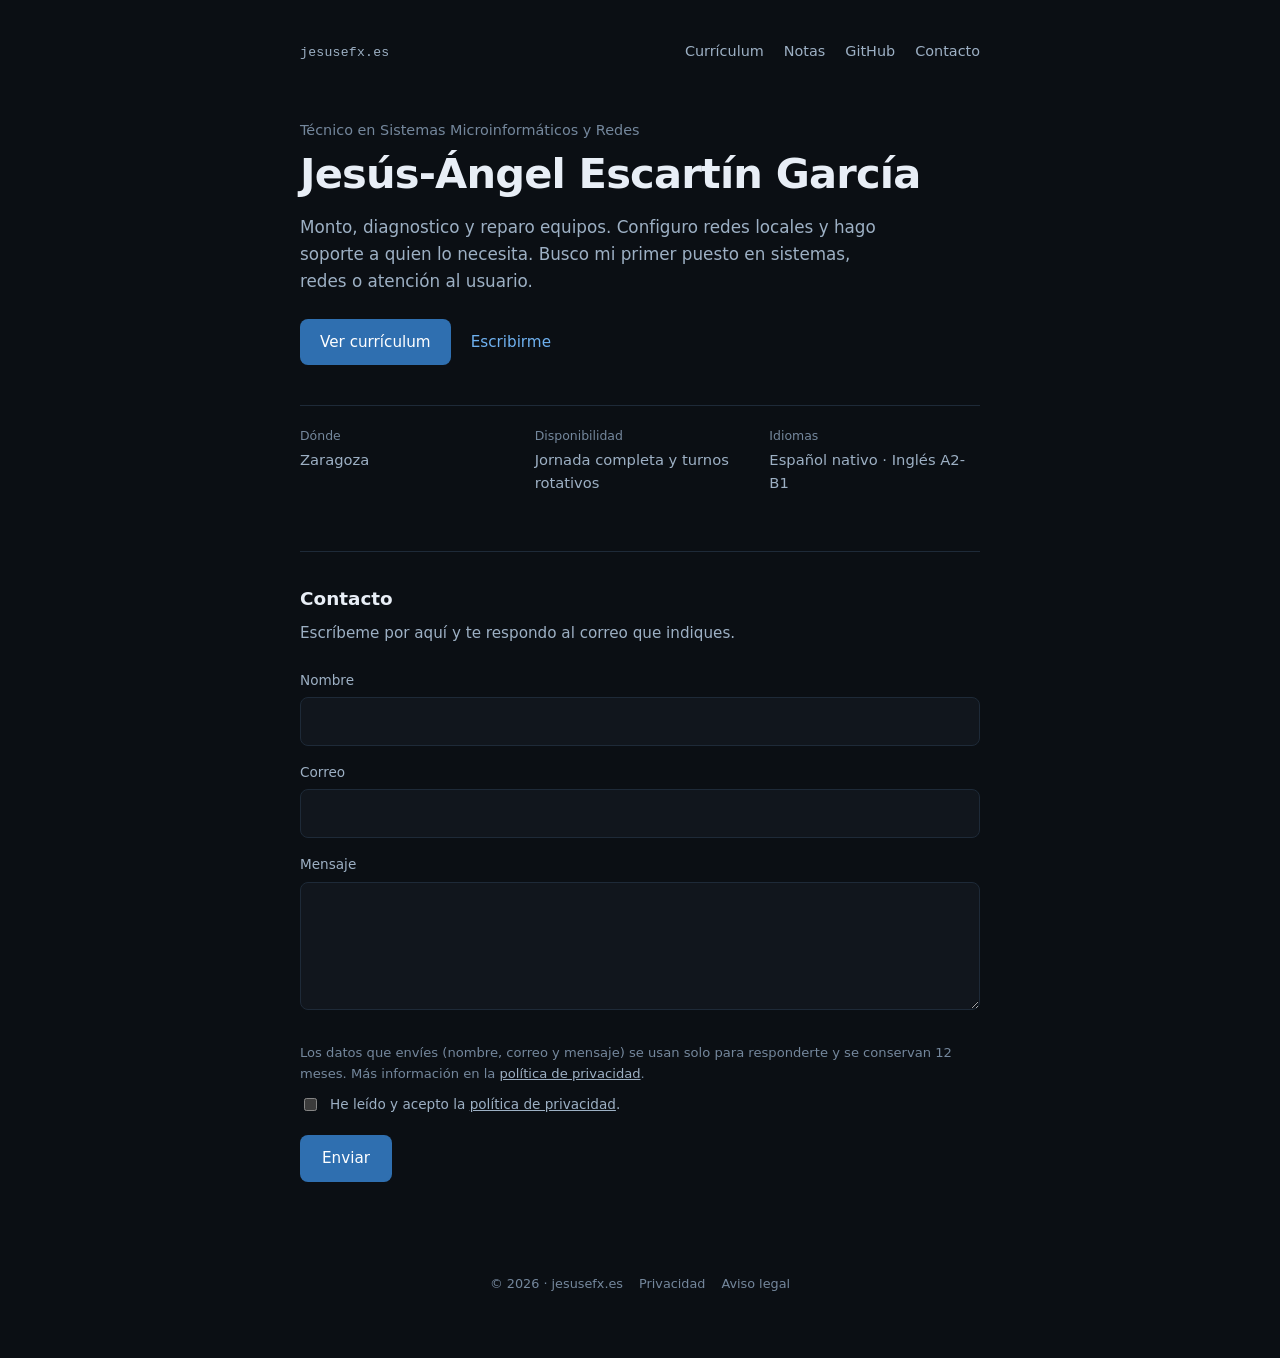
<file: index.html>
<!doctype html>
<html lang="es">
<head>
<meta charset="utf-8">
<meta name="viewport" content="width=device-width, initial-scale=1">
<title>Jesús-Ángel Escartín García · Sistemas y redes</title>
<meta name="description" content="Sitio personal de Jesús-Ángel Escartín García, técnico en Sistemas Microinformáticos y Redes. Currículum y formulario de contacto.">
<link rel="canonical" href="https://jesusefx.es/">
<meta name="author" content="Jesús-Ángel Escartín García">
<meta property="og:type" content="website">
<meta property="og:site_name" content="jesusefx.es">
<meta property="og:locale" content="es_ES">
<meta property="og:url" content="https://jesusefx.es/">
<meta property="og:title" content="Jesús-Ángel Escartín García · Sistemas y redes">
<meta property="og:description" content="Sitio personal de Jesús-Ángel Escartín García, técnico en Sistemas Microinformáticos y Redes. Currículum y formulario de contacto.">
<meta property="og:image" content="https://jesusefx.es/favicon-512.png">
<meta name="twitter:card" content="summary">
<script type="application/ld+json">
{"@context":"https://schema.org","@type":"Person","name":"Jesús-Ángel Escartín García","alternateName":"jesusefx","url":"https://jesusefx.es/","jobTitle":"Técnico en Sistemas Microinformáticos y Redes","address":{"@type":"PostalAddress","addressLocality":"Zaragoza","addressCountry":"ES"},"knowsAbout":["Administración de sistemas","Redes","Linux","Cloudflare","Homelab"],"sameAs":["https://github.com/myheroxd"]}
</script>
<link rel="icon" href="/favicon.svg" type="image/svg+xml">
<link rel="icon" href="/favicon-32.png" sizes="32x32" type="image/png">
<link rel="apple-touch-icon" href="/apple-touch-icon.png">
<link rel="manifest" href="/site.webmanifest">
<meta name="theme-color" content="#0b0f14">
<style>
  :root {
    color-scheme: dark;
    --fondo: #0b0f14;
    --superficie: #11161d;
    --linea: #1e2a38;
    --texto: #e8eef6;
    --texto-2: #9db0c4;
    --texto-3: #74879c;
    --acento: #2f6fb0;
    --acento-hover: #3a82cb;
    --enlace: #6fb1f0;
  }
  * { box-sizing: border-box; }
  body {
    margin: 0;
    padding: 40px 24px 64px;
    background: var(--fondo);
    color: var(--texto);
    font-family: system-ui, -apple-system, "Segoe UI", Roboto, Helvetica, Arial, sans-serif;
    line-height: 1.6;
  }
  .wrap { width: 100%; max-width: 680px; margin: 0 auto; }
  .cabecera {
    display: flex;
    justify-content: space-between;
    align-items: baseline;
    gap: 16px;
    flex-wrap: wrap;
    margin-bottom: 56px;
  }
  .marca {
    font-family: ui-monospace, SFMono-Regular, Menlo, Consolas, monospace;
    font-size: .82rem;
    color: var(--texto-2);
    text-decoration: none;
    letter-spacing: .02em;
  }
  .marca:hover { color: var(--texto); }
  nav { display: flex; gap: 20px; flex-wrap: wrap; }
  nav a {
    font-size: .9rem;
    color: var(--texto-2);
    text-decoration: none;
  }
  nav a:hover { color: var(--texto); }
  .kicker {
    margin: 0 0 8px;
    font-size: .9rem;
    color: var(--texto-3);
  }
  h1 {
    margin: 0 0 16px;
    font-size: clamp(2rem, 5vw, 2.6rem);
    font-weight: 600;
    letter-spacing: -.02em;
    line-height: 1.15;
  }
  .entradilla {
    margin: 0 0 24px;
    max-width: 56ch;
    font-size: 1.05rem;
    color: var(--texto-2);
  }
  .acciones { display: flex; align-items: center; gap: 20px; flex-wrap: wrap; margin: 0 0 40px; }
  .boton {
    display: inline-block;
    padding: 11px 20px;
    border-radius: 8px;
    background: var(--acento);
    color: #fff;
    font-size: .95rem;
    font-weight: 500;
    text-decoration: none;
  }
  .boton:hover { background: var(--acento-hover); }
  .enlace { color: var(--enlace); font-size: .95rem; text-decoration: none; }
  .enlace:hover { text-decoration: underline; }
  .datos {
    display: grid;
    grid-template-columns: repeat(auto-fit, minmax(150px, 1fr));
    gap: 16px 24px;
    margin: 0 0 8px;
    padding: 20px 0 0;
    border-top: 1px solid var(--linea);
  }
  .datos div { margin: 0; }
  .datos dt {
    margin: 0 0 2px;
    font-size: .78rem;
    color: var(--texto-3);
  }
  .datos dd { margin: 0; font-size: .92rem; color: var(--texto-2); }
  section { margin-top: 56px; padding-top: 32px; border-top: 1px solid var(--linea); }
  h2 { margin: 0 0 8px; font-size: 1.15rem; font-weight: 600; }
  .nota { margin: 0 0 24px; font-size: .95rem; color: var(--texto-2); }
  form { display: grid; gap: 16px; }
  .campo { display: grid; gap: 6px; }
  label { font-size: .85rem; color: var(--texto-2); }
  input, textarea {
    width: 100%;
    padding: 11px 12px;
    border: 1px solid var(--linea);
    border-radius: 8px;
    background: var(--superficie);
    color: var(--texto);
    font: inherit;
    font-size: .95rem;
  }
  input:hover, textarea:hover { border-color: #2b3d52; }
  input:focus-visible, textarea:focus-visible {
    outline: 2px solid var(--enlace);
    outline-offset: 1px;
    border-color: var(--enlace);
  }
  textarea { min-height: 128px; resize: vertical; }
  button {
    justify-self: start;
    margin-top: 4px;
    padding: 11px 22px;
    border: 0;
    border-radius: 8px;
    background: var(--acento);
    color: #fff;
    font: inherit;
    font-size: .95rem;
    font-weight: 500;
    cursor: pointer;
  }
  button:hover { background: var(--acento-hover); }
  button:disabled { opacity: .55; cursor: not-allowed; }
  .aviso-privacidad {
    margin: 0 0 10px;
    font-size: .82rem;
    color: var(--texto-3);
  }
  .aviso-privacidad a { color: var(--texto-2); }
  .aceptacion { display: flex; gap: 10px; align-items: flex-start; font-size: .85rem; color: var(--texto-2); }
  .aceptacion input { width: auto; margin-top: 4px; flex: none; }
  .aceptacion a { color: var(--texto-2); }
  .trampa {
    position: absolute;
    left: -9999px;
    width: 1px;
    height: 1px;
    overflow: hidden;
  }
  .estado { min-height: 1.4em; margin: 0; font-size: .9rem; }
  .estado.ok { color: #7ee0a1; }
  .estado.err { color: #ff9a9a; }
  footer {
    display: flex;
    gap: 16px;
    flex-wrap: wrap;
    justify-content: center;
    margin-top: 56px;
    font-size: .8rem;
    color: var(--texto-3);
  }
  footer a { color: var(--texto-3); text-decoration: none; }
  footer a:hover { color: var(--texto-2); }
  .saltar {
    position: absolute;
    left: -9999px;
    top: 0;
    padding: 8px 14px;
    border-radius: 0 0 8px 0;
    background: var(--acento);
    color: #fff;
    text-decoration: none;
    z-index: 10;
  }
  .saltar:focus { left: 0; }
  a:focus-visible, button:focus-visible {
    outline: 2px solid var(--enlace);
    outline-offset: 2px;
  }
  @media (max-width: 520px) {
    body { padding: 24px 20px 48px; }
    .cabecera { margin-bottom: 40px; }
    nav { gap: 14px; }
    .datos { grid-template-columns: 1fr; gap: 12px; }
  }
</style>
</head>
<body>
  <a class="saltar" href="#contacto">Ir al formulario</a>
  <div class="wrap">
    <header class="cabecera">
      <a class="marca" href="/">jesusefx.es</a>
      <nav>
        <a href="/cv">Currículum</a>
        <a href="/notas/">Notas</a>
        <a href="https://github.com/myheroxd" target="_blank" rel="noopener">GitHub</a>
        <a href="#contacto">Contacto</a>
      </nav>
    </header>

    <main>
      <p class="kicker">Técnico en Sistemas Microinformáticos y Redes</p>
      <h1>Jesús-Ángel Escartín García</h1>
      <p class="entradilla">
        Monto, diagnostico y reparo equipos. Configuro redes locales y hago soporte
        a quien lo necesita. Busco mi primer puesto en sistemas, redes o atención al usuario.
      </p>
      <p class="acciones">
        <a class="boton" href="/cv">Ver currículum</a>
        <a class="enlace" href="#contacto">Escribirme</a>
      </p>

      <dl class="datos">
        <div>
          <dt>Dónde</dt>
          <dd>Zaragoza</dd>
        </div>
        <div>
          <dt>Disponibilidad</dt>
          <dd>Jornada completa y turnos rotativos</dd>
        </div>
        <div>
          <dt>Idiomas</dt>
          <dd>Español nativo · Inglés A2-B1</dd>
        </div>
      </dl>

      <section id="contacto">
        <h2>Contacto</h2>
        <p class="nota">Escríbeme por aquí y te respondo al correo que indiques.</p>
        <form id="form-contacto" novalidate>
          <div class="campo">
            <label for="nombre">Nombre</label>
            <input id="nombre" name="nombre" type="text" maxlength="100" required autocomplete="name">
          </div>
          <div class="campo">
            <label for="email">Correo</label>
            <input id="email" name="email" type="email" maxlength="200" required autocomplete="email">
          </div>
          <div class="campo">
            <label for="mensaje">Mensaje</label>
            <textarea id="mensaje" name="mensaje" maxlength="2000" required></textarea>
          </div>

          <div class="trampa" aria-hidden="true">
            <label for="empresa">Empresa</label>
            <input id="empresa" name="empresa" type="text" tabindex="-1" autocomplete="off">
          </div>
          <input type="hidden" id="inicio" name="inicio" value="">

          <div id="turnstile-wrap" data-sitekey="0x4AAAAAAGAMN-S6nkzIcXFP" data-theme="dark"></div>

          <div>
            <p class="aviso-privacidad" id="aviso-privacidad">
              Los datos que envíes (nombre, correo y mensaje) se usan solo para responderte y se
              conservan 12 meses. Más información en la
              <a href="/privacidad">política de privacidad</a>.
            </p>
            <label class="aceptacion">
              <input type="checkbox" id="acepto" name="acepto" required aria-describedby="aviso-privacidad">
              <span>He leído y acepto la <a href="/privacidad">política de privacidad</a>.</span>
            </label>
          </div>

          <button type="submit" id="enviar">Enviar</button>
          <p class="estado" id="estado" role="status" aria-live="polite"></p>
        </form>
      </section>
    </main>

    <footer>
      <span>© 2026 · jesusefx.es</span>
      <a href="/privacidad">Privacidad</a>
      <a href="/aviso-legal">Aviso legal</a>
    </footer>
  </div>

  <script>
    const formulario = document.getElementById('form-contacto');
    const estado = document.getElementById('estado');
    const botonEnviar = document.getElementById('enviar');
    const contenedorWidget = document.getElementById('turnstile-wrap');

    formulario.elements.inicio.value = String(Date.now());

    let cargandoWidget = false;

    function mostrarEstado(texto, tipo) {
      estado.textContent = texto;
      estado.className = tipo ? 'estado ' + tipo : 'estado';
    }

    function cargarWidget() {
      if (cargandoWidget || window.turnstile) {
        return;
      }
      cargandoWidget = true;
      const script = document.createElement('script');
      script.src = 'https://challenges.cloudflare.com/turnstile/v0/api.js?render=explicit';
      script.async = true;
      script.onload = dibujarWidget;
      document.head.appendChild(script);
    }

    function dibujarWidget() {
      if (!contenedorWidget || contenedorWidget.dataset.rendered) {
        return;
      }
      turnstile.render(contenedorWidget, {
        sitekey: contenedorWidget.dataset.sitekey,
        theme: 'dark'
      });
      contenedorWidget.dataset.rendered = '1';
    }

    function leerDatos() {
      return {
        nombre: formulario.elements.nombre.value.trim(),
        email: formulario.elements.email.value.trim(),
        mensaje: formulario.elements.mensaje.value.trim(),
        acepta: formulario.elements.acepto.checked,
        empresa: formulario.elements.empresa.value,
        inicio: Number(formulario.elements.inicio.value || 0),
        token: formulario.querySelector('[name="cf-turnstile-response"]')?.value || ''
      };
    }

    function buscarError(datos) {
      if (!datos.nombre || !datos.email || !datos.mensaje) {
        return 'Rellena todos los campos.';
      }
      if (!datos.acepta) {
        formulario.elements.acepto.focus();
        return 'Debes aceptar la política de privacidad.';
      }
      if (!datos.token) {
        cargarWidget();
        return 'Espera un momento: se está cargando la verificación.';
      }
      return '';
    }

    async function enviar(datos) {
      const respuesta = await fetch('https://api.jesusefx.es/contact', {
        method: 'POST',
        headers: { 'content-type': 'application/json' },
        body: JSON.stringify({
          nombre: datos.nombre,
          email: datos.email,
          mensaje: datos.mensaje,
          acepta: datos.acepta,
          empresa: datos.empresa,
          inicio: datos.inicio,
          'cf-turnstile-response': datos.token
        })
      });
      const cuerpo = await respuesta.json().catch(() => ({}));
      if (respuesta.ok && cuerpo.ok) {
        return { ok: true, error: '' };
      }
      return { ok: false, error: cuerpo.error || '' };
    }

    function mensajeError(codigo) {
      const mensajes = {
        frecuencia: 'Has enviado varios mensajes seguidos. Espera un minuto.',
        duplicado: 'Ese mensaje ya se ha enviado.',
        rapido: 'Espera un momento y vuelve a intentarlo.',
        enlaces: 'El mensaje tiene demasiados enlaces.',
        spam: 'El mensaje no parece válido.',
        captcha: 'La verificación ha fallado. Recarga la página.',
        campos: 'Rellena todos los campos.',
        email: 'Revisa el correo.',
        consentimiento: 'Debes aceptar la política de privacidad.'
      };
      return mensajes[codigo] || 'No se pudo enviar. Inténtalo más tarde.';
    }

    formulario.addEventListener('focusin', cargarWidget, { once: true });
    formulario.addEventListener('click', cargarWidget, { once: true });

    formulario.addEventListener('submit', async (evento) => {
      evento.preventDefault();
      mostrarEstado('', '');

      const datos = leerDatos();
      const error = buscarError(datos);
      if (error) {
        mostrarEstado(error, 'err');
        return;
      }

      botonEnviar.disabled = true;
      mostrarEstado('Enviando…', '');
      try {
        const resultado = await enviar(datos);
        if (!resultado.ok) {
          mostrarEstado(mensajeError(resultado.error), 'err');
          return;
        }
        formulario.reset();
        if (window.turnstile) {
          turnstile.reset();
        }
        mostrarEstado('Mensaje enviado. Gracias.', 'ok');
      } catch {
        mostrarEstado('Error de conexión.', 'err');
      } finally {
        botonEnviar.disabled = false;
      }
    });
  </script>
</body>
</html>
</file>
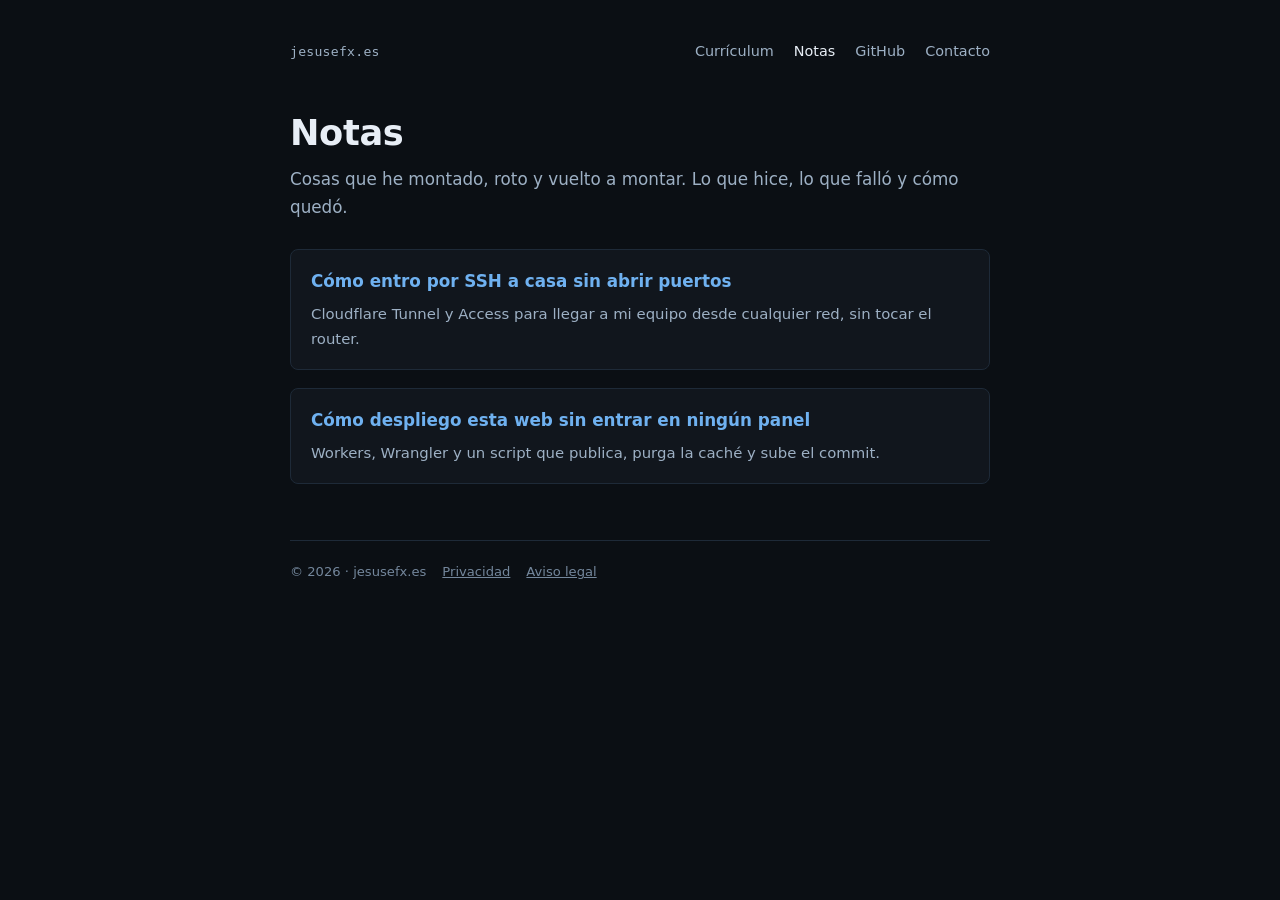
<file: notas/index.html>
<!doctype html>
<html lang="es">
<head>
<meta charset="utf-8">
<meta name="viewport" content="width=device-width, initial-scale=1">
<title>Notas · jesusefx.es</title>
<meta name="description" content="Artículos sobre sistemas, redes y el homelab de Jesús-Ángel Escartín García.">
<link rel="canonical" href="https://jesusefx.es/notas/">
<meta name="author" content="Jesús-Ángel Escartín García">
<meta property="og:type" content="article">
<meta property="og:site_name" content="jesusefx.es">
<meta property="og:locale" content="es_ES">
<meta property="og:url" content="https://jesusefx.es/notas/">
<meta property="og:title" content="Notas · jesusefx.es">
<meta property="og:description" content="Artículos sobre sistemas, redes y el homelab de Jesús-Ángel Escartín García.">
<meta property="og:image" content="https://jesusefx.es/favicon-512.png">
<meta name="twitter:card" content="summary">
<link rel="icon" href="/favicon.svg" type="image/svg+xml">
<link rel="icon" href="/favicon-32.png" sizes="32x32" type="image/png">
<meta name="theme-color" content="#0b0f14">
<link rel="stylesheet" href="/estilo.css">
<style>
.meta { font-size: .82rem; color: var(--texto-3); margin-bottom: 32px; }
.entradilla { color: var(--texto-2); font-size: 1.05rem; }
.lista { display: grid; gap: 18px; margin-top: 28px; }
.entrada {
  display: block;
  padding: 18px 20px;
  border: 1px solid var(--linea);
  border-radius: 8px;
  background: var(--superficie);
  text-decoration: none;
  color: var(--texto);
}
.entrada:hover { border-color: #2b3d52; }
.entrada h2 { margin: 0 0 6px; font-size: 1.05rem; color: var(--enlace); }
.entrada p { margin: 0; color: var(--texto-2); font-size: .93rem; }
</style>
</head>
<body>
  <a class="saltar" href="#contenido">Ir al contenido</a>
  <div class="wrap">
    <header class="cabecera">
      <a class="marca" href="/">jesusefx.es</a>
      <nav>
        <a href="/cv">Currículum</a>
        <a href="/notas/" aria-current="page">Notas</a>
        <a href="https://github.com/myheroxd" target="_blank" rel="noopener">GitHub</a>
        <a href="/#contacto">Contacto</a>
      </nav>
    </header>
    <main id="contenido">
            <h1>Notas</h1>
      <p class="entradilla">Cosas que he montado, roto y vuelto a montar. Lo que hice, lo que falló y cómo quedó.</p>
      <div class="lista">
        <a class="entrada" href="/notas/tunel-cloudflare-ssh">
          <h2>Cómo entro por SSH a casa sin abrir puertos</h2>
          <p>Cloudflare Tunnel y Access para llegar a mi equipo desde cualquier red, sin tocar el router.</p>
        </a>
        <a class="entrada" href="/notas/desplegar-web-sin-panel">
          <h2>Cómo despliego esta web sin entrar en ningún panel</h2>
          <p>Workers, Wrangler y un script que publica, purga la caché y sube el commit.</p>
        </a>
      </div>
    </main>
    <footer>
      <span>© 2026 · jesusefx.es</span>
      <a href="/privacidad">Privacidad</a>
      <a href="/aviso-legal">Aviso legal</a>
    </footer>
  </div>
</body>
</html>
</file>
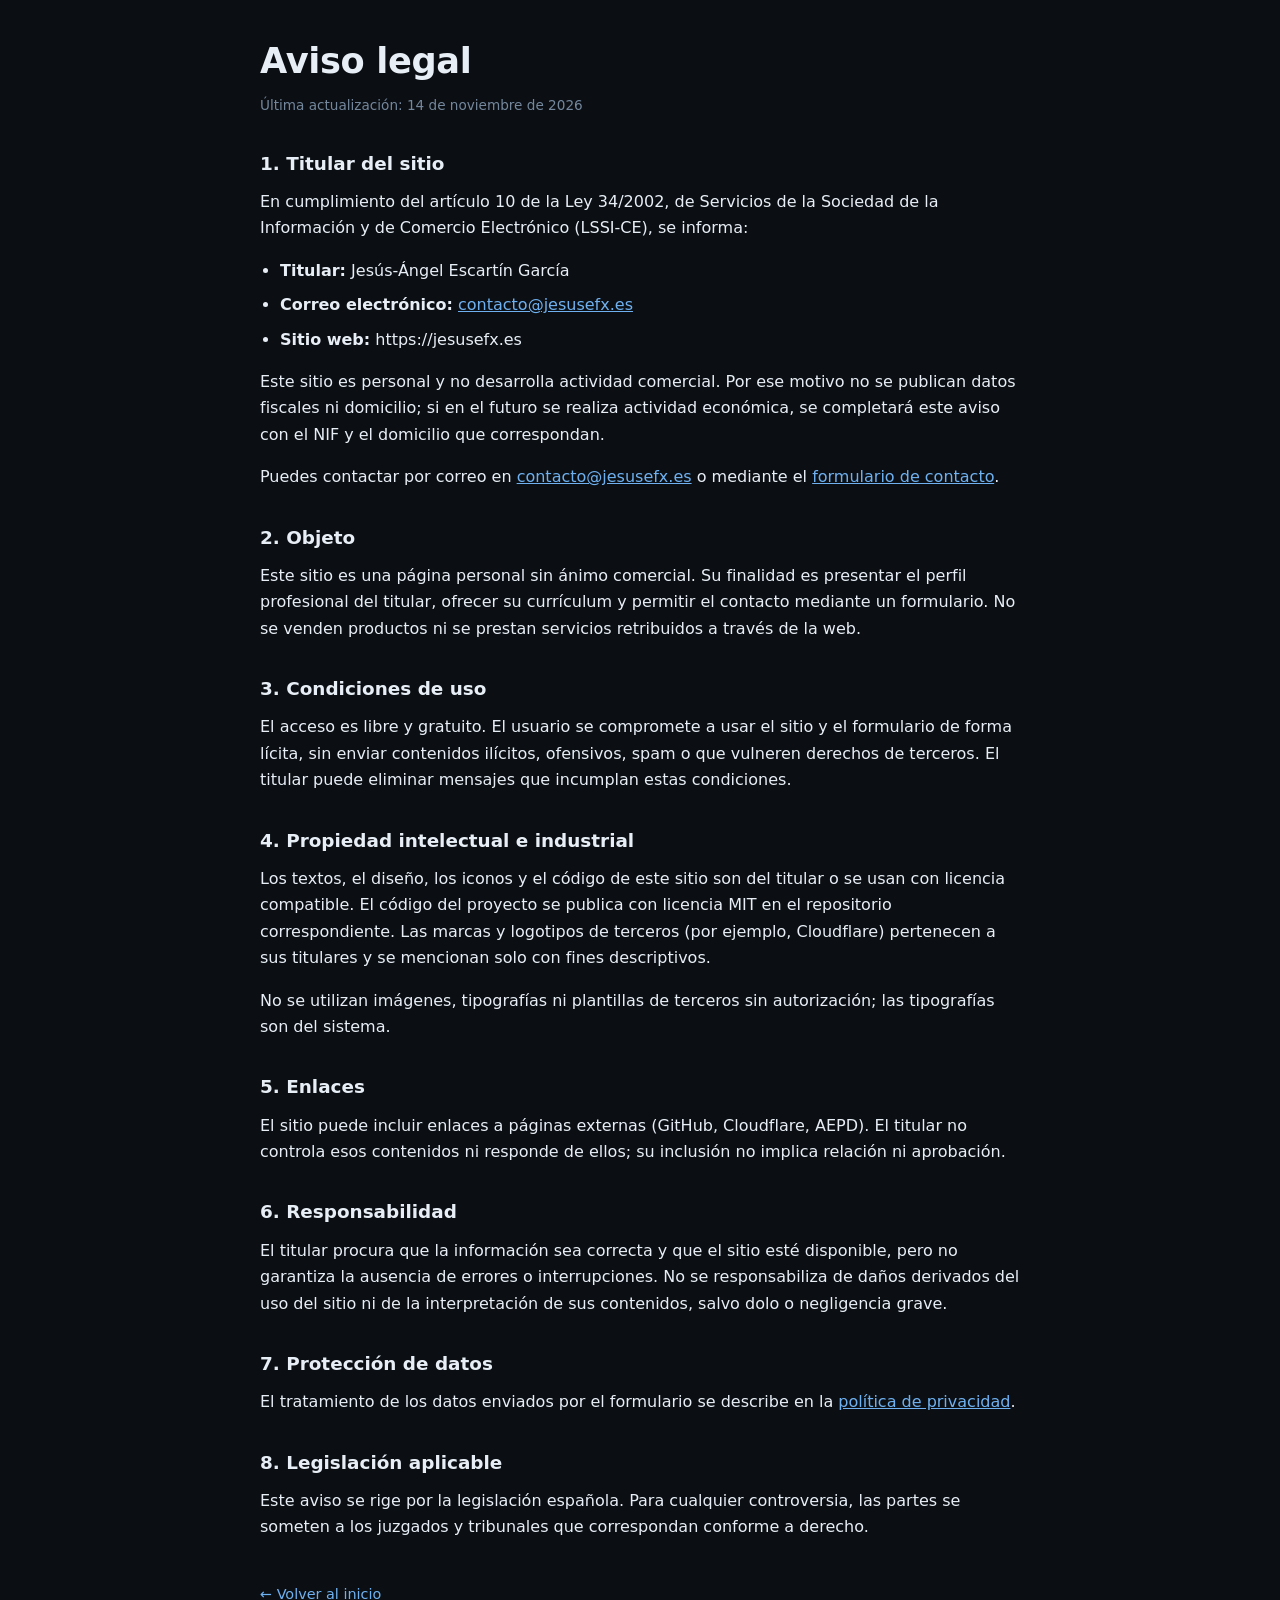
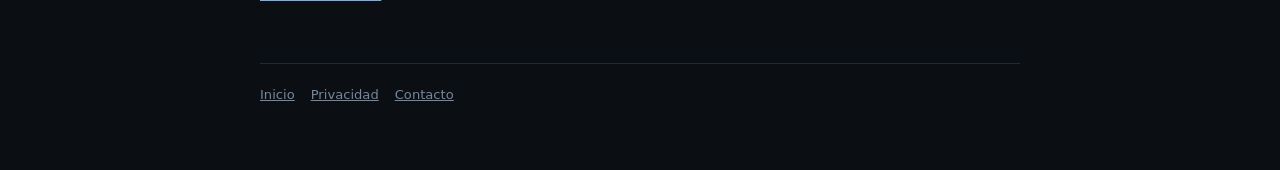
<file: aviso-legal.html>
<!doctype html>
<html lang="es">
<head>
<meta charset="utf-8">
<meta name="viewport" content="width=device-width, initial-scale=1">
<title>Aviso legal · jesusefx.es</title>
<meta name="description" content="Aviso legal de jesusefx.es: titular del sitio, condiciones de uso, propiedad intelectual y protección de datos.">
<link rel="canonical" href="https://jesusefx.es/aviso-legal">
<meta name="author" content="Jesús-Ángel Escartín García">
<meta property="og:type" content="website">
<meta property="og:site_name" content="jesusefx.es">
<meta property="og:locale" content="es_ES">
<meta property="og:url" content="https://jesusefx.es/aviso-legal">
<meta property="og:title" content="Aviso legal · jesusefx.es">
<meta property="og:description" content="Aviso legal de jesusefx.es: titular del sitio, condiciones de uso, propiedad intelectual y protección de datos.">
<meta property="og:image" content="https://jesusefx.es/favicon-512.png">
<meta name="twitter:card" content="summary">
<link rel="icon" href="/favicon.svg" type="image/svg+xml">
<link rel="icon" href="/favicon-32.png" sizes="32x32" type="image/png">
<link rel="apple-touch-icon" href="/apple-touch-icon.png">
<link rel="manifest" href="/site.webmanifest">
<meta name="theme-color" content="#0b0f14">
<link rel="stylesheet" href="/estilo.css">
<style>
.fecha { color: var(--texto-3); font-size: .85rem; margin: 0 0 28px; }
.box {
  border: 1px solid var(--linea);
  background: var(--superficie);
  border-radius: 10px;
  padding: 16px 18px;
  margin: 18px 0;
}
.volver { display: inline-block; margin-top: 26px; font-size: .9rem; }
</style>
</head>
<body>
  <a class="saltar" href="#contenido">Ir al contenido</a>
<main class="page" id="contenido">
  <h1>Aviso legal</h1>
  <p class="fecha">Última actualización: 14 de noviembre de 2026</p>

  <h2>1. Titular del sitio</h2>
  <p>En cumplimiento del artículo 10 de la Ley 34/2002, de Servicios de la Sociedad de la Información y de
  Comercio Electrónico (LSSI-CE), se informa:</p>
  <ul>
    <li><strong>Titular:</strong> Jesús-Ángel Escartín García</li>
    <li><strong>Correo electrónico:</strong> <a href="mailto:contacto@jesusefx.es">contacto@jesusefx.es</a></li>
    <li><strong>Sitio web:</strong> https://jesusefx.es</li>
  </ul>
  <p>Este sitio es personal y no desarrolla actividad comercial. Por ese motivo no se publican
  datos fiscales ni domicilio; si en el futuro se realiza actividad económica, se completará este
  aviso con el NIF y el domicilio que correspondan.</p>
  <p>Puedes contactar por correo en
  <a href="mailto:contacto@jesusefx.es">contacto@jesusefx.es</a> o mediante el
  <a href="/#contacto">formulario de contacto</a>.</p>

  <h2>2. Objeto</h2>
  <p>Este sitio es una página personal sin ánimo comercial. Su finalidad es presentar el perfil
  profesional del titular, ofrecer su currículum y permitir el contacto mediante un formulario. No se
  venden productos ni se prestan servicios retribuidos a través de la web.</p>

  <h2>3. Condiciones de uso</h2>
  <p>El acceso es libre y gratuito. El usuario se compromete a usar el sitio y el formulario de forma
  lícita, sin enviar contenidos ilícitos, ofensivos, spam o que vulneren derechos de terceros. El titular
  puede eliminar mensajes que incumplan estas condiciones.</p>

  <h2>4. Propiedad intelectual e industrial</h2>
  <p>Los textos, el diseño, los iconos y el código de este sitio son del titular o se usan con licencia
  compatible. El código del proyecto se publica con licencia MIT en el repositorio correspondiente. Las
  marcas y logotipos de terceros (por ejemplo, Cloudflare) pertenecen a sus titulares y se mencionan solo
  con fines descriptivos.</p>
  <p>No se utilizan imágenes, tipografías ni plantillas de terceros sin autorización; las tipografías son
  del sistema.</p>

  <h2>5. Enlaces</h2>
  <p>El sitio puede incluir enlaces a páginas externas (GitHub, Cloudflare, AEPD). El titular no controla
  esos contenidos ni responde de ellos; su inclusión no implica relación ni aprobación.</p>

  <h2>6. Responsabilidad</h2>
  <p>El titular procura que la información sea correcta y que el sitio esté disponible, pero no garantiza
  la ausencia de errores o interrupciones. No se responsabiliza de daños derivados del uso del sitio ni de
  la interpretación de sus contenidos, salvo dolo o negligencia grave.</p>

  <h2>7. Protección de datos</h2>
  <p>El tratamiento de los datos enviados por el formulario se describe en la
  <a href="/privacidad">política de privacidad</a>.</p>

  <h2>8. Legislación aplicable</h2>
  <p>Este aviso se rige por la legislación española. Para cualquier controversia, las partes se someten a
  los juzgados y tribunales que correspondan conforme a derecho.</p>

  <a class="volver" href="/">← Volver al inicio</a>

  <footer>
    <a href="/">Inicio</a>
    <a href="/privacidad">Privacidad</a>
    <a href="/#contacto">Contacto</a>
  </footer>
</main>
</body>
</html>
</file>
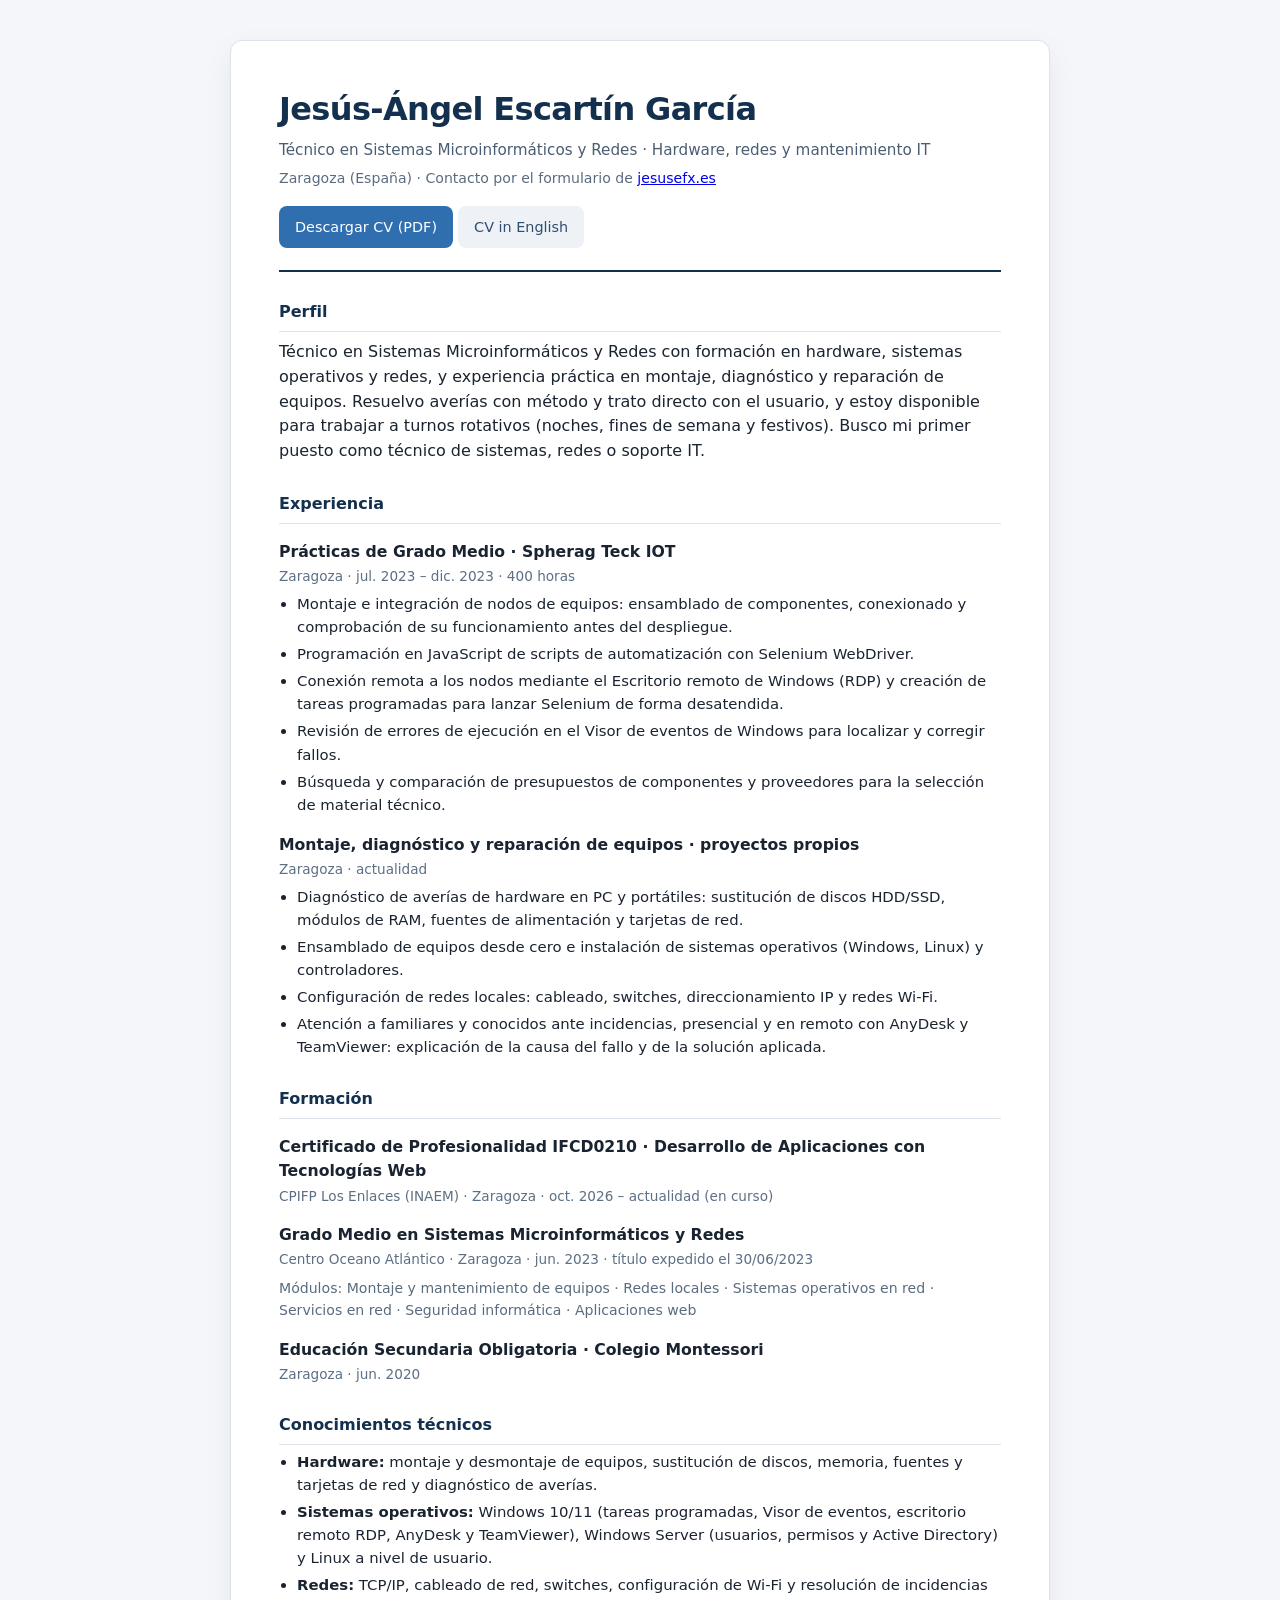
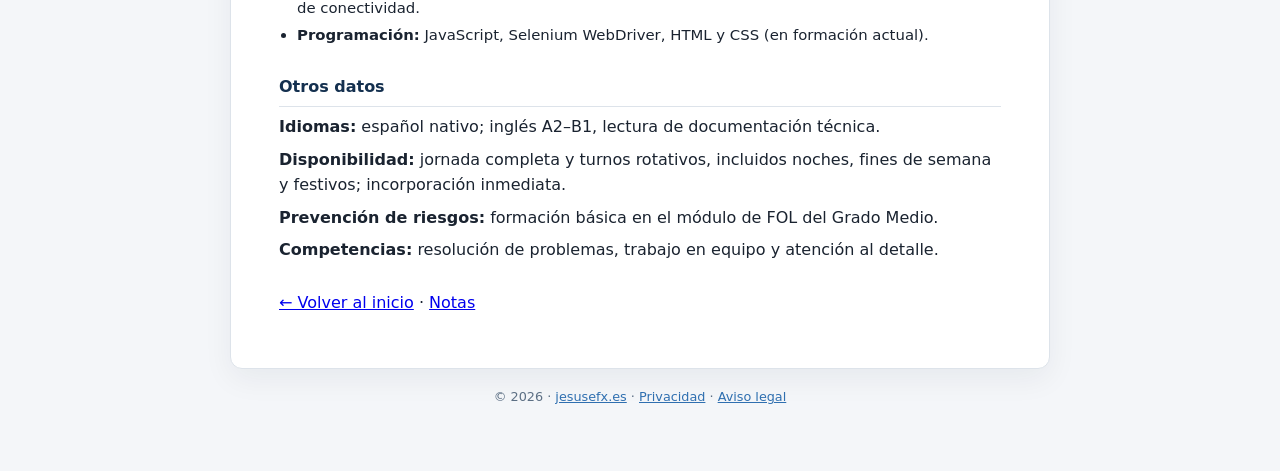
<file: cv.html>
<!doctype html>
<html lang="es">
<head>
<meta charset="utf-8">
<meta name="viewport" content="width=device-width, initial-scale=1">
<title>CV · Jesús-Ángel Escartín García</title>
<meta name="description" content="Currículum de Jesús-Ángel Escartín García, técnico en Sistemas Microinformáticos y Redes.">
<link rel="canonical" href="https://jesusefx.es/cv">
<meta name="author" content="Jesús-Ángel Escartín García">
<meta property="og:type" content="profile">
<meta property="og:site_name" content="jesusefx.es">
<meta property="og:locale" content="es_ES">
<meta property="og:url" content="https://jesusefx.es/cv">
<meta property="og:title" content="CV · Jesús-Ángel Escartín García">
<meta property="og:description" content="Currículum de Jesús-Ángel Escartín García, técnico en Sistemas Microinformáticos y Redes.">
<meta property="og:image" content="https://jesusefx.es/favicon-512.png">
<meta name="twitter:card" content="summary">
<link rel="icon" href="/favicon.svg" type="image/svg+xml">
<link rel="icon" href="/favicon-32.png" sizes="32x32" type="image/png">
<link rel="apple-touch-icon" href="/apple-touch-icon.png">
<link rel="manifest" href="/site.webmanifest">
<meta name="theme-color" content="#f4f6f9">
<style>
  :root { color-scheme: light; }
  * { box-sizing: border-box; }
  body {
    margin: 0; padding: 40px 20px 64px;
    background: #f4f6f9; color: #1a2330;
    font-family: system-ui, -apple-system, "Segoe UI", Roboto, Helvetica, Arial, sans-serif;
    line-height: 1.55;
  }
  .page { max-width: 820px; margin: 0 auto; background: #fff; border: 1px solid #dde3ea;
          border-radius: 12px; padding: 44px 48px; box-shadow: 0 10px 30px rgba(15,30,50,.06); }
  .top { display: flex; justify-content: space-between; align-items: flex-start; gap: 16px; flex-wrap: wrap; }
  h1 { font-size: clamp(1.6rem, 4vw, 2rem); margin: 0 0 4px; letter-spacing: -.02em; color: #14304f; }
  .sub { color: #4b5d72; font-size: .95rem; margin: 0 0 6px; }
  .contact { color: #5a6b7f; font-size: .88rem; margin: 0; }
  .btn {
    display: inline-block; padding: 10px 16px; border-radius: 8px; background: #2f6fb0; color: #fff;
    text-decoration: none; font-weight: 500; font-size: .9rem; white-space: nowrap;
  }
  .btn:hover { background: #2a6199; }
  .btn.ghost { background: #eef2f7; color: #2f4d6e; }
  hr { border: 0; border-top: 2px solid #14304f; margin: 22px 0 4px; }
  h2 {
    font-size: 1rem; font-weight: 600; color: #14304f;
    margin: 28px 0 0; padding-bottom: 6px; border-bottom: 1px solid #dde3ea;
  }
  h3 { font-size: .98rem; margin: 16px 0 2px; color: #1a2330; }
  .meta { color: #5c6f84; font-size: .85rem; margin: 0 0 6px; }
  p { margin: 8px 0; }
  ul { margin: 6px 0 0; padding-left: 18px; }
  li { margin: 4px 0; font-size: .93rem; }
  .muted { color: #5a6b7f; font-size: .88rem; }
  footer { max-width: 820px; margin: 18px auto 0; text-align: center; font-size: .8rem; color: #5c6f84; }
  footer a { color: #2f6fb0; }
  @media print {
    body { background: #fff; padding: 0; }
    .page { border: 0; box-shadow: none; border-radius: 0; padding: 0; max-width: none; }
    .btn, footer, .nav-back { display: none; }
    h2 { break-after: avoid; }
    h3 { break-after: avoid; }
  }
:focus-visible { outline: 2px solid #2f6fb0; outline-offset: 2px; }
.saltar { position: absolute; left: -9999px; top: 0; background: #fff; color: #1a2330; padding: 10px 16px; border-radius: 0 0 8px 0; z-index: 10; }
.saltar:focus { left: 0; }
</style>
</head>
<body>
  <a class="saltar" href="#contenido">Ir al contenido</a>
  <main class="page" id="contenido">
    <div class="top">
      <div>
        <h1>Jesús-Ángel Escartín García</h1>
        <p class="sub">Técnico en Sistemas Microinformáticos y Redes · Hardware, redes y mantenimiento IT</p>
        <p class="contact">Zaragoza (España) · Contacto por el formulario de <a href="/#contacto">jesusefx.es</a></p>
      </div>
      <div>
        <a class="btn" href="/cv.pdf" download>Descargar CV (PDF)</a>
        <a class="btn ghost" href="/cv-en.pdf" download>CV in English</a>
      </div>
    </div>

    <hr>

    <h2>Perfil</h2>
    <p>Técnico en Sistemas Microinformáticos y Redes con formación en hardware, sistemas operativos y
      redes, y experiencia práctica en montaje, diagnóstico y reparación de equipos. Resuelvo averías
      con método y trato directo con el usuario, y estoy disponible para trabajar a turnos rotativos
      (noches, fines de semana y festivos). Busco mi primer puesto como técnico de sistemas, redes o
      soporte IT.</p>

    <h2>Experiencia</h2>
    <h3>Prácticas de Grado Medio · Spherag Teck IOT</h3>
    <p class="meta">Zaragoza · jul. 2023 – dic. 2023 · 400 horas</p>
    <ul>
      <li>Montaje e integración de nodos de equipos: ensamblado de componentes, conexionado y comprobación de su funcionamiento antes del despliegue.</li>
      <li>Programación en JavaScript de scripts de automatización con Selenium WebDriver.</li>
      <li>Conexión remota a los nodos mediante el Escritorio remoto de Windows (RDP) y creación de tareas programadas para lanzar Selenium de forma desatendida.</li>
      <li>Revisión de errores de ejecución en el Visor de eventos de Windows para localizar y corregir fallos.</li>
      <li>Búsqueda y comparación de presupuestos de componentes y proveedores para la selección de material técnico.</li>
    </ul>

    <h3>Montaje, diagnóstico y reparación de equipos · proyectos propios</h3>
    <p class="meta">Zaragoza · actualidad</p>
    <ul>
      <li>Diagnóstico de averías de hardware en PC y portátiles: sustitución de discos HDD/SSD, módulos de RAM, fuentes de alimentación y tarjetas de red.</li>
      <li>Ensamblado de equipos desde cero e instalación de sistemas operativos (Windows, Linux) y controladores.</li>
      <li>Configuración de redes locales: cableado, switches, direccionamiento IP y redes Wi-Fi.</li>
      <li>Atención a familiares y conocidos ante incidencias, presencial y en remoto con AnyDesk y TeamViewer: explicación de la causa del fallo y de la solución aplicada.</li>
    </ul>

    <h2>Formación</h2>
    <h3>Certificado de Profesionalidad IFCD0210 · Desarrollo de Aplicaciones con Tecnologías Web</h3>
    <p class="meta">CPIFP Los Enlaces (INAEM) · Zaragoza · oct. 2026 – actualidad (en curso)</p>

    <h3>Grado Medio en Sistemas Microinformáticos y Redes</h3>
    <p class="meta">Centro Oceano Atlántico · Zaragoza · jun. 2023 · título expedido el 30/06/2023</p>
    <p class="muted">Módulos: Montaje y mantenimiento de equipos · Redes locales · Sistemas operativos en red ·
      Servicios en red · Seguridad informática · Aplicaciones web</p>

    <h3>Educación Secundaria Obligatoria · Colegio Montessori</h3>
    <p class="meta">Zaragoza · jun. 2020</p>

    <h2>Conocimientos técnicos</h2>
    <ul>
      <li><strong>Hardware:</strong> montaje y desmontaje de equipos, sustitución de discos, memoria, fuentes y tarjetas de red y diagnóstico de averías.</li>
      <li><strong>Sistemas operativos:</strong> Windows 10/11 (tareas programadas, Visor de eventos, escritorio remoto RDP, AnyDesk y TeamViewer), Windows Server (usuarios, permisos y Active Directory) y Linux a nivel de usuario.</li>
      <li><strong>Redes:</strong> TCP/IP, cableado de red, switches, configuración de Wi-Fi y resolución de incidencias de conectividad.</li>
      <li><strong>Programación:</strong> JavaScript, Selenium WebDriver, HTML y CSS (en formación actual).</li>
    </ul>

    <h2>Otros datos</h2>
    <p><strong>Idiomas:</strong> español nativo; inglés A2–B1, lectura de documentación técnica.</p>
    <p><strong>Disponibilidad:</strong> jornada completa y turnos rotativos, incluidos noches, fines de semana y
      festivos; incorporación inmediata.</p>
    <p><strong>Prevención de riesgos:</strong> formación básica en el módulo de FOL del Grado Medio.</p>
    <p><strong>Competencias:</strong> resolución de problemas, trabajo en equipo y atención al detalle.</p>

    <p class="nav-back" style="margin-top:28px"><a href="/">← Volver al inicio</a> · <a href="/notas/">Notas</a></p>
  </main>

  <footer>
    © 2026 · <a href="/">jesusefx.es</a> ·
    <a href="/privacidad">Privacidad</a> ·
    <a href="/aviso-legal">Aviso legal</a>
  </footer>
</body>
</html>
</file>
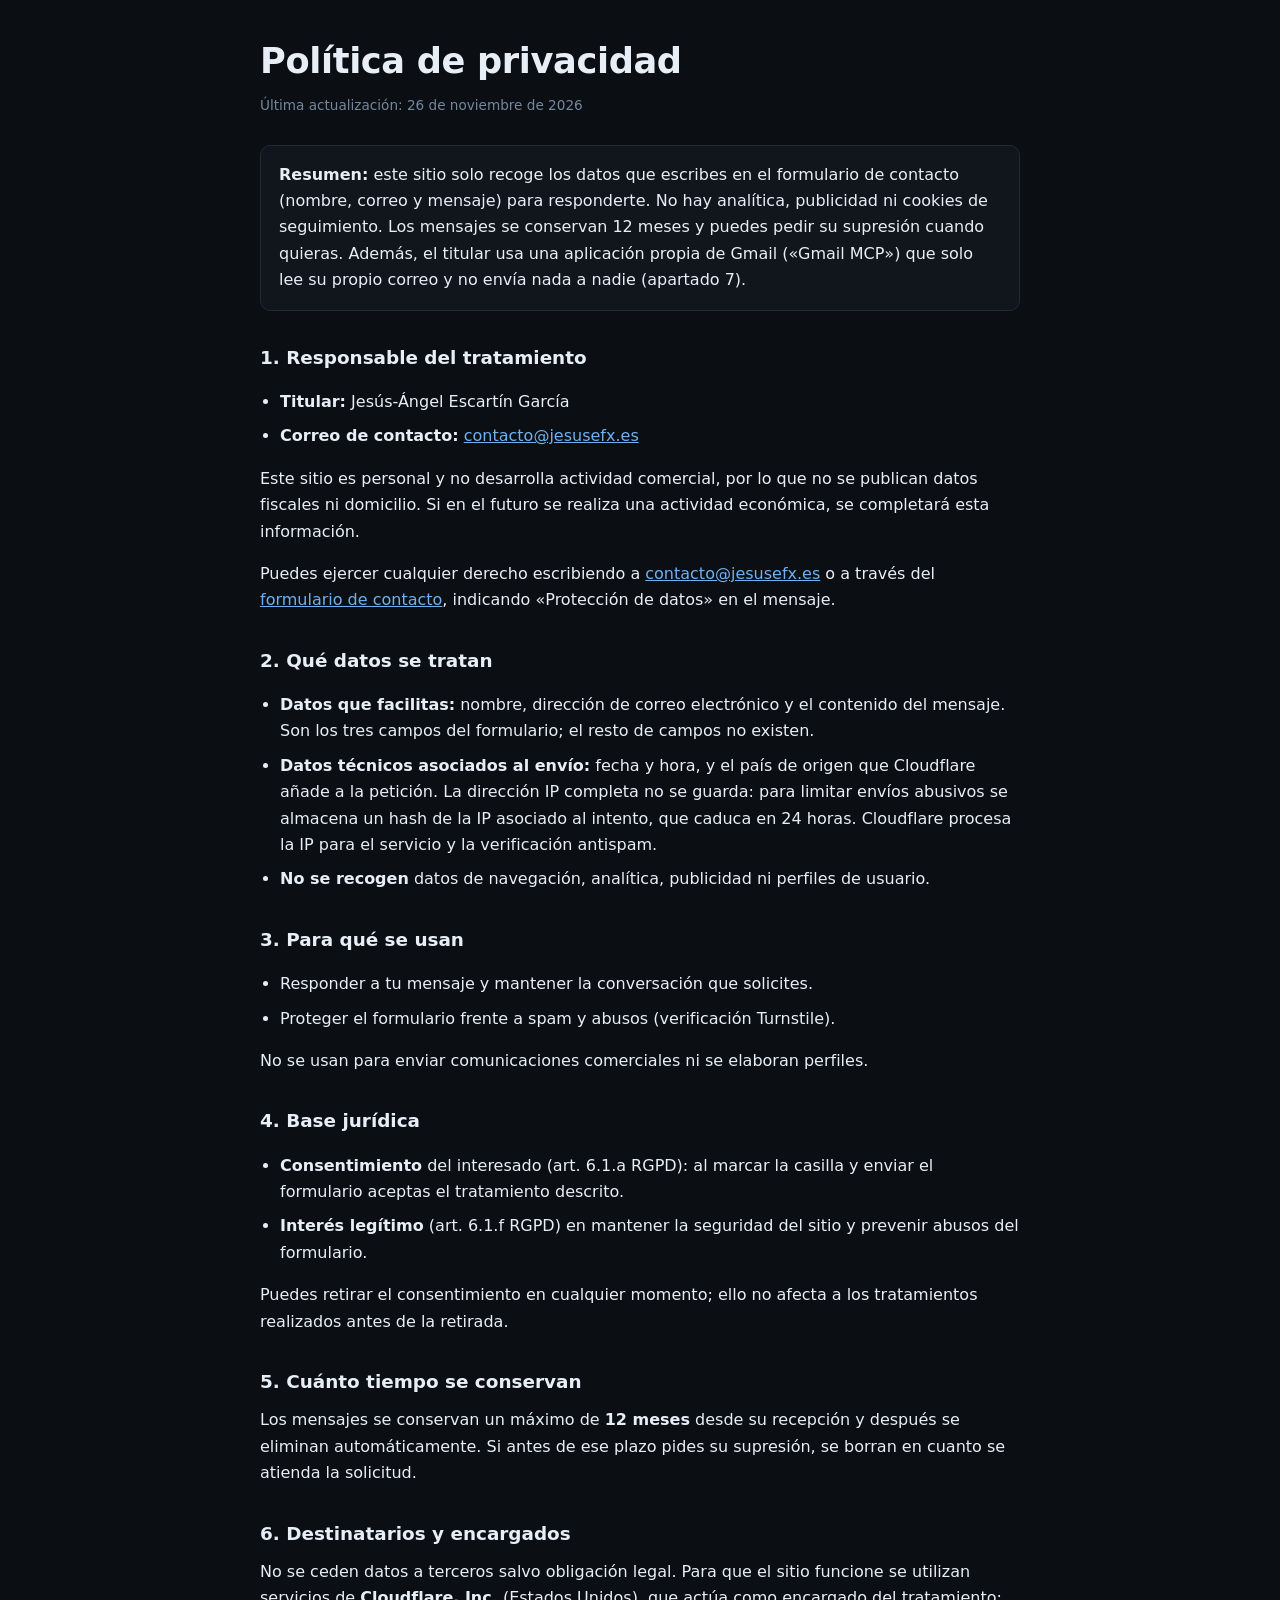
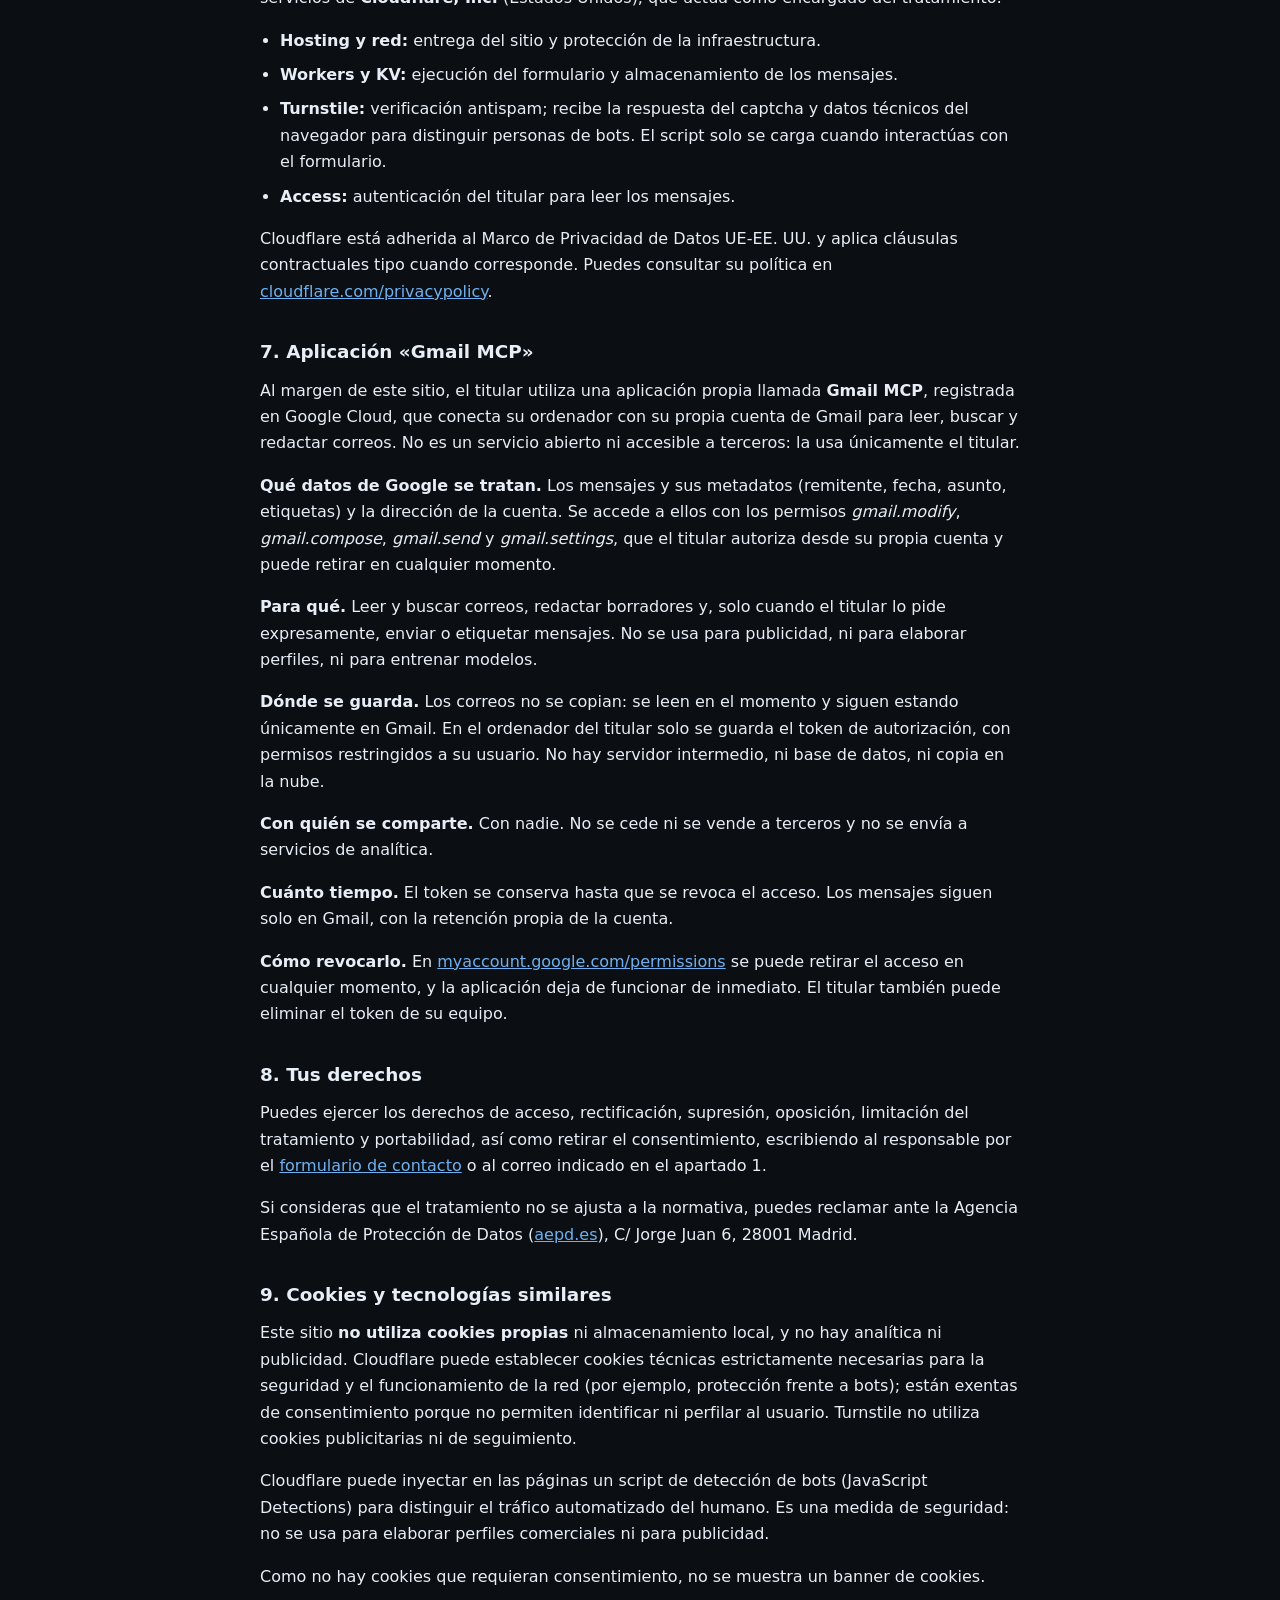
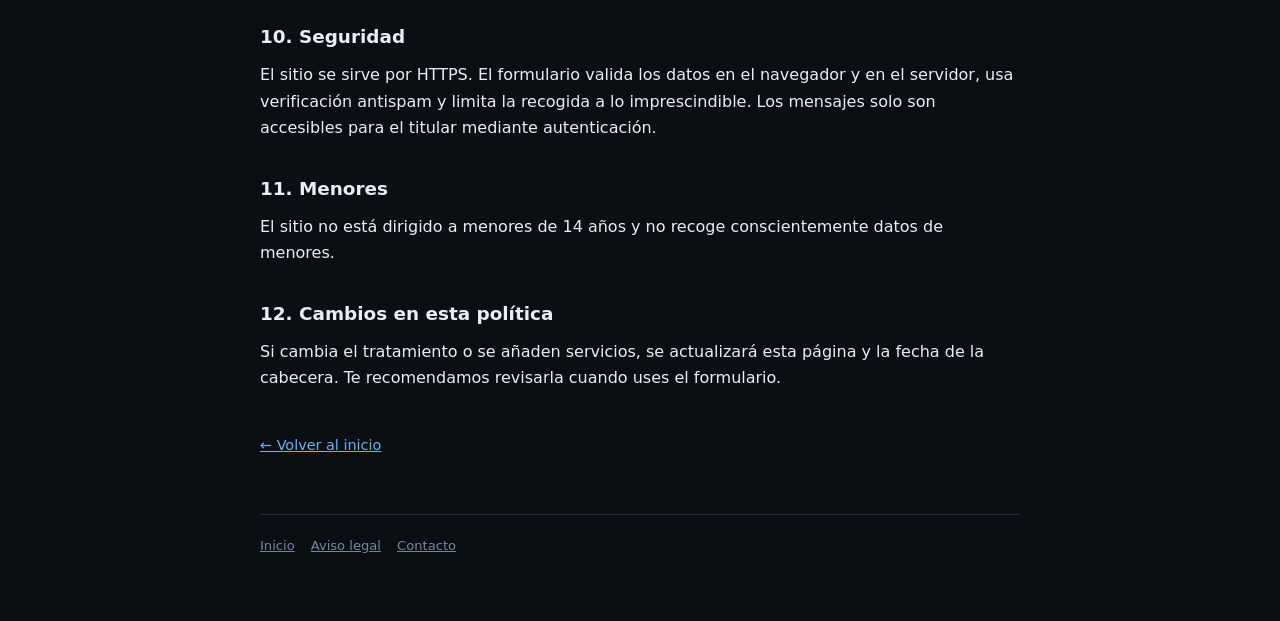
<file: privacidad.html>
<!doctype html>
<html lang="es">
<head>
<meta charset="utf-8">
<meta name="viewport" content="width=device-width, initial-scale=1">
<title>Política de privacidad · jesusefx.es</title>
<meta name="description" content="Política de privacidad de jesusefx.es: qué datos se tratan, con qué finalidad, cuánto tiempo se conservan y cómo ejercer tus derechos.">
<link rel="canonical" href="https://jesusefx.es/privacidad">
<meta name="author" content="Jesús-Ángel Escartín García">
<meta property="og:type" content="website">
<meta property="og:site_name" content="jesusefx.es">
<meta property="og:locale" content="es_ES">
<meta property="og:url" content="https://jesusefx.es/privacidad">
<meta property="og:title" content="Política de privacidad · jesusefx.es">
<meta property="og:description" content="Política de privacidad de jesusefx.es: qué datos se tratan, con qué finalidad, cuánto tiempo se conservan y cómo ejercer tus derechos.">
<meta property="og:image" content="https://jesusefx.es/favicon-512.png">
<meta name="twitter:card" content="summary">
<link rel="icon" href="/favicon.svg" type="image/svg+xml">
<link rel="icon" href="/favicon-32.png" sizes="32x32" type="image/png">
<link rel="apple-touch-icon" href="/apple-touch-icon.png">
<link rel="manifest" href="/site.webmanifest">
<meta name="theme-color" content="#0b0f14">
<link rel="stylesheet" href="/estilo.css">
<style>
.fecha { color: var(--texto-3); font-size: .85rem; margin: 0 0 28px; }
.box {
  border: 1px solid var(--linea);
  background: var(--superficie);
  border-radius: 10px;
  padding: 16px 18px;
  margin: 18px 0;
}
.volver { display: inline-block; margin-top: 26px; font-size: .9rem; }
</style>
</head>
<body>
  <a class="saltar" href="#contenido">Ir al contenido</a>
<main class="page" id="contenido">
  <h1>Política de privacidad</h1>
  <p class="fecha">Última actualización: 26 de noviembre de 2026</p>

  <div class="box">
    <p style="margin:0"><strong>Resumen:</strong> este sitio solo recoge los datos que escribes en el
    formulario de contacto (nombre, correo y mensaje) para responderte. No hay analítica, publicidad ni
    cookies de seguimiento. Los mensajes se conservan 12 meses y puedes pedir su supresión cuando
    quieras. Además, el titular usa una aplicación propia de Gmail («Gmail MCP») que solo lee su propio correo y
    no envía nada a nadie (apartado 7).</p>
  </div>

  <h2>1. Responsable del tratamiento</h2>
  <ul>
    <li><strong>Titular:</strong> Jesús-Ángel Escartín García</li>
    <li><strong>Correo de contacto:</strong> <a href="mailto:contacto@jesusefx.es">contacto@jesusefx.es</a></li>
  </ul>
  <p>Este sitio es personal y no desarrolla actividad comercial, por lo que no se publican datos
  fiscales ni domicilio. Si en el futuro se realiza una actividad económica, se completará esta
  información.</p>
  <p>Puedes ejercer cualquier derecho escribiendo a
  <a href="mailto:contacto@jesusefx.es">contacto@jesusefx.es</a> o a través del
  <a href="/#contacto">formulario de contacto</a>, indicando «Protección de datos» en el mensaje.</p>

  <h2>2. Qué datos se tratan</h2>
  <ul>
    <li><strong>Datos que facilitas:</strong> nombre, dirección de correo electrónico y el contenido del
    mensaje. Son los tres campos del formulario; el resto de campos no existen.</li>
    <li><strong>Datos técnicos asociados al envío:</strong> fecha y hora, y el país de origen que Cloudflare
    añade a la petición. La dirección IP completa no se guarda: para limitar envíos abusivos se almacena un
    hash de la IP asociado al intento, que caduca en 24 horas. Cloudflare procesa la IP para el servicio y la
    verificación antispam.</li>
    <li><strong>No se recogen</strong> datos de navegación, analítica, publicidad ni perfiles de usuario.</li>
  </ul>

  <h2>3. Para qué se usan</h2>
  <ul>
    <li>Responder a tu mensaje y mantener la conversación que solicites.</li>
    <li>Proteger el formulario frente a spam y abusos (verificación Turnstile).</li>
  </ul>
  <p>No se usan para enviar comunicaciones comerciales ni se elaboran perfiles.</p>

  <h2>4. Base jurídica</h2>
  <ul>
    <li><strong>Consentimiento</strong> del interesado (art. 6.1.a RGPD): al marcar la casilla y enviar el
    formulario aceptas el tratamiento descrito.</li>
    <li><strong>Interés legítimo</strong> (art. 6.1.f RGPD) en mantener la seguridad del sitio y prevenir
    abusos del formulario.</li>
  </ul>
  <p>Puedes retirar el consentimiento en cualquier momento; ello no afecta a los tratamientos realizados
  antes de la retirada.</p>

  <h2>5. Cuánto tiempo se conservan</h2>
  <p>Los mensajes se conservan un máximo de <strong>12 meses</strong> desde su recepción y después se
  eliminan automáticamente. Si antes de ese plazo pides su supresión, se borran en cuanto se atienda la
  solicitud.</p>

  <h2>6. Destinatarios y encargados</h2>
  <p>No se ceden datos a terceros salvo obligación legal. Para que el sitio funcione se utilizan servicios
  de <strong>Cloudflare, Inc.</strong> (Estados Unidos), que actúa como encargado del tratamiento:</p>
  <ul>
    <li><strong>Hosting y red:</strong> entrega del sitio y protección de la infraestructura.</li>
    <li><strong>Workers y KV:</strong> ejecución del formulario y almacenamiento de los mensajes.</li>
    <li><strong>Turnstile:</strong> verificación antispam; recibe la respuesta del captcha y datos técnicos
    del navegador para distinguir personas de bots. El script solo se carga cuando interactúas con el
    formulario.</li>
    <li><strong>Access:</strong> autenticación del titular para leer los mensajes.</li>
  </ul>
  <p>Cloudflare está adherida al Marco de Privacidad de Datos UE-EE. UU. y aplica cláusulas contractuales
  tipo cuando corresponde. Puedes consultar su política en
  <a href="https://www.cloudflare.com/privacypolicy/" target="_blank" rel="noopener">cloudflare.com/privacypolicy</a>.</p>

  <h2>7. Aplicación «Gmail MCP»</h2>
  <p>Al margen de este sitio, el titular utiliza una aplicación propia llamada <strong>Gmail MCP</strong>,
  registrada en Google Cloud, que conecta su ordenador con su propia cuenta de Gmail para leer, buscar y
  redactar correos. No es un servicio abierto ni accesible a terceros: la usa únicamente el titular.</p>
  <p><strong>Qué datos de Google se tratan.</strong> Los mensajes y sus metadatos (remitente, fecha, asunto,
  etiquetas) y la dirección de la cuenta. Se accede a ellos con los permisos <em>gmail.modify</em>,
  <em>gmail.compose</em>, <em>gmail.send</em> y <em>gmail.settings</em>, que el titular autoriza desde su
  propia cuenta y puede retirar en cualquier momento.</p>
  <p><strong>Para qué.</strong> Leer y buscar correos, redactar borradores y, solo cuando el titular lo pide
  expresamente, enviar o etiquetar mensajes. No se usa para publicidad, ni para elaborar perfiles, ni para
  entrenar modelos.</p>
  <p><strong>Dónde se guarda.</strong> Los correos no se copian: se leen en el momento y siguen estando
  únicamente en Gmail. En el ordenador del titular solo se guarda el token de autorización, con permisos
  restringidos a su usuario. No hay servidor intermedio, ni base de datos, ni copia en la nube.</p>
  <p><strong>Con quién se comparte.</strong> Con nadie. No se cede ni se vende a terceros y no se envía a
  servicios de analítica.</p>
  <p><strong>Cuánto tiempo.</strong> El token se conserva hasta que se revoca el acceso. Los mensajes siguen
  solo en Gmail, con la retención propia de la cuenta.</p>
  <p><strong>Cómo revocarlo.</strong> En
  <a href="https://myaccount.google.com/permissions" target="_blank" rel="noopener">myaccount.google.com/permissions</a>
  se puede retirar el acceso en cualquier momento, y la aplicación deja de funcionar de inmediato. El titular
  también puede eliminar el token de su equipo.</p>

  <h2>8. Tus derechos</h2>
  <p>Puedes ejercer los derechos de acceso, rectificación, supresión, oposición, limitación del tratamiento
  y portabilidad, así como retirar el consentimiento, escribiendo al responsable por el
  <a href="/#contacto">formulario de contacto</a> o al correo indicado en el apartado 1.</p>
  <p>Si consideras que el tratamiento no se ajusta a la normativa, puedes reclamar ante la Agencia Española
  de Protección de Datos (<a href="https://www.aepd.es" target="_blank" rel="noopener">aepd.es</a>),
  C/ Jorge Juan 6, 28001 Madrid.</p>

  <h2>9. Cookies y tecnologías similares</h2>
  <p>Este sitio <strong>no utiliza cookies propias</strong> ni almacenamiento local, y no hay analítica ni
  publicidad. Cloudflare puede establecer cookies técnicas estrictamente necesarias para la seguridad y el
  funcionamiento de la red (por ejemplo, protección frente a bots); están exentas de consentimiento porque
  no permiten identificar ni perfilar al usuario. Turnstile no utiliza cookies publicitarias ni de
  seguimiento.</p>
  <p>Cloudflare puede inyectar en las páginas un script de detección de bots (JavaScript Detections)
  para distinguir el tráfico automatizado del humano. Es una medida de seguridad: no se usa para
  elaborar perfiles comerciales ni para publicidad.</p>
  <p>Como no hay cookies que requieran consentimiento, no se muestra un banner de cookies.</p>

  <h2>10. Seguridad</h2>
  <p>El sitio se sirve por HTTPS. El formulario valida los datos en el navegador y en el servidor, usa
  verificación antispam y limita la recogida a lo imprescindible. Los mensajes solo son accesibles para el
  titular mediante autenticación.</p>

  <h2>11. Menores</h2>
  <p>El sitio no está dirigido a menores de 14 años y no recoge conscientemente datos de menores.</p>

  <h2>12. Cambios en esta política</h2>
  <p>Si cambia el tratamiento o se añaden servicios, se actualizará esta página y la fecha de la cabecera.
  Te recomendamos revisarla cuando uses el formulario.</p>

  <a class="volver" href="/">← Volver al inicio</a>

  <footer>
    <a href="/">Inicio</a>
    <a href="/aviso-legal">Aviso legal</a>
    <a href="/#contacto">Contacto</a>
  </footer>
</main>
</body>
</html>
</file>
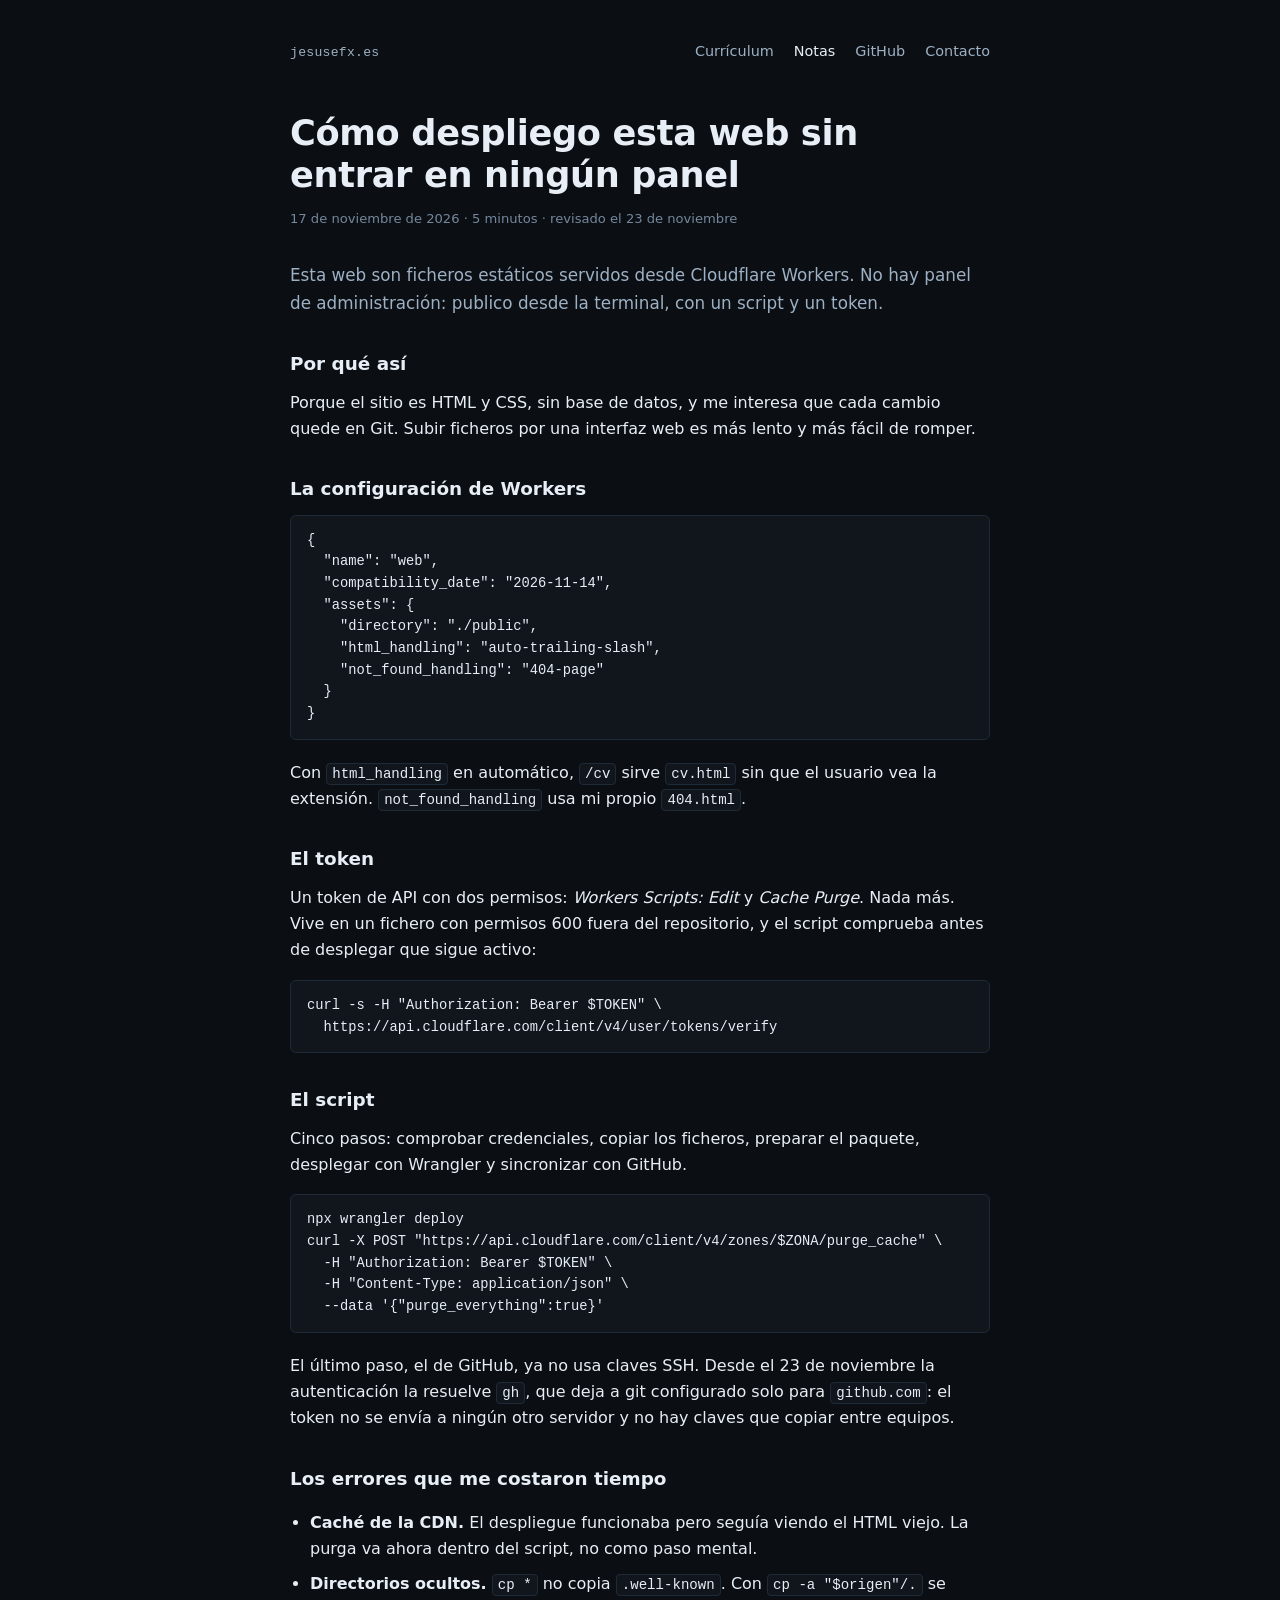
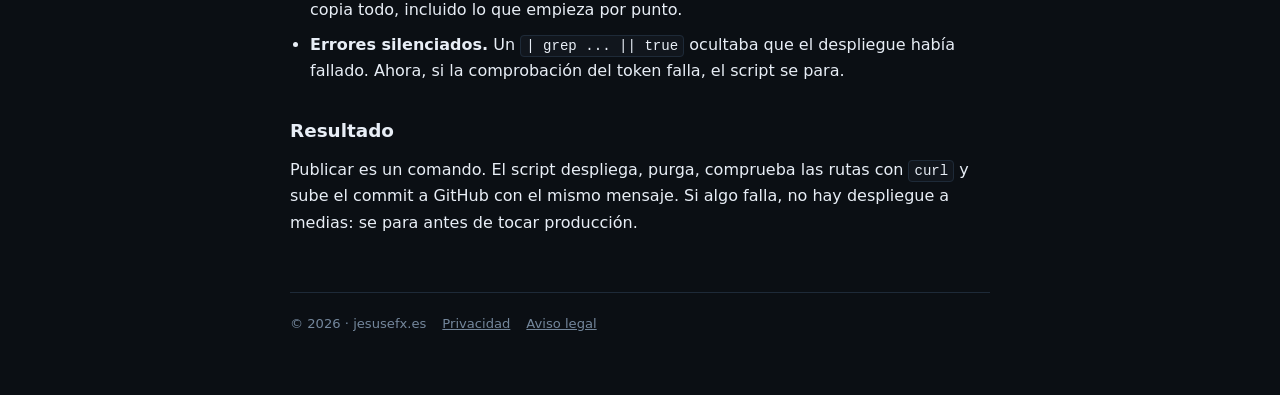
<file: notas/desplegar-web-sin-panel.html>
<!doctype html>
<html lang="es">
<head>
<meta charset="utf-8">
<meta name="viewport" content="width=device-width, initial-scale=1">
<title>Cómo despliego esta web sin entrar en ningún panel</title>
<meta name="description" content="El flujo de despliegue de jesusefx.es: Workers, Wrangler, un token con permisos mínimos y un script que publica y purga la caché.">
<link rel="canonical" href="https://jesusefx.es/notas/desplegar-web-sin-panel">
<meta name="author" content="Jesús-Ángel Escartín García">
<meta property="og:type" content="article">
<meta property="og:site_name" content="jesusefx.es">
<meta property="og:locale" content="es_ES">
<meta property="og:url" content="https://jesusefx.es/notas/desplegar-web-sin-panel">
<meta property="og:title" content="Notas — jesusefx.es">
<meta property="og:description" content="Artículos sobre sistemas, redes y el homelab de Jesús-Ángel Escartín García.">
<meta property="og:image" content="https://jesusefx.es/favicon-512.png">
<meta name="twitter:card" content="summary">
<link rel="icon" href="/favicon.svg" type="image/svg+xml">
<link rel="icon" href="/favicon-32.png" sizes="32x32" type="image/png">
<meta name="theme-color" content="#0b0f14">
<link rel="stylesheet" href="/estilo.css">
<style>
.meta { font-size: .82rem; color: var(--texto-3); margin-bottom: 32px; }
.entradilla { color: var(--texto-2); font-size: 1.05rem; }
.lista { display: grid; gap: 18px; margin-top: 28px; }
.entrada {
  display: block;
  padding: 18px 20px;
  border: 1px solid var(--linea);
  border-radius: 8px;
  background: var(--superficie);
  text-decoration: none;
  color: var(--texto);
}
.entrada:hover { border-color: #2b3d52; }
.entrada h2 { margin: 0 0 6px; font-size: 1.05rem; color: var(--enlace); }
.entrada p { margin: 0; color: var(--texto-2); font-size: .93rem; }
</style>
</head>
<body>
  <a class="saltar" href="#contenido">Ir al contenido</a>
  <div class="wrap">
    <header class="cabecera">
      <a class="marca" href="/">jesusefx.es</a>
      <nav>
        <a href="/cv">Currículum</a>
        <a href="/notas/" aria-current="page">Notas</a>
        <a href="https://github.com/myheroxd" target="_blank" rel="noopener">GitHub</a>
        <a href="/#contacto">Contacto</a>
      </nav>
    </header>
    <main id="contenido">
      <h1>Cómo despliego esta web sin entrar en ningún panel</h1>
      <p class="meta">17 de noviembre de 2026 · 5 minutos · revisado el 23 de noviembre</p>
      <p class="entradilla">Esta web son ficheros estáticos servidos desde Cloudflare Workers. No hay panel de administración: publico desde la terminal, con un script y un token.</p>

      <h2>Por qué así</h2>
      <p>Porque el sitio es HTML y CSS, sin base de datos, y me interesa que cada cambio quede en Git. Subir ficheros por una interfaz web es más lento y más fácil de romper.</p>

      <h2>La configuración de Workers</h2>
      <pre><code>{
  "name": "web",
  "compatibility_date": "2026-11-14",
  "assets": {
    "directory": "./public",
    "html_handling": "auto-trailing-slash",
    "not_found_handling": "404-page"
  }
}</code></pre>
      <p>Con <code>html_handling</code> en automático, <code>/cv</code> sirve <code>cv.html</code> sin que el usuario vea la extensión. <code>not_found_handling</code> usa mi propio <code>404.html</code>.</p>

      <h2>El token</h2>
      <p>Un token de API con dos permisos: <em>Workers Scripts: Edit</em> y <em>Cache Purge</em>. Nada más. Vive en un fichero con permisos 600 fuera del repositorio, y el script comprueba antes de desplegar que sigue activo:</p>
      <pre><code>curl -s -H "Authorization: Bearer $TOKEN" \
  https://api.cloudflare.com/client/v4/user/tokens/verify</code></pre>

      <h2>El script</h2>
      <p>Cinco pasos: comprobar credenciales, copiar los ficheros, preparar el paquete, desplegar con Wrangler y sincronizar con GitHub.</p>
      <pre><code>npx wrangler deploy
curl -X POST "https://api.cloudflare.com/client/v4/zones/$ZONA/purge_cache" \
  -H "Authorization: Bearer $TOKEN" \
  -H "Content-Type: application/json" \
  --data '{"purge_everything":true}'</code></pre>
      <p>El último paso, el de GitHub, ya no usa claves SSH. Desde el 23 de noviembre la autenticación la resuelve <code>gh</code>, que deja a git configurado solo para <code>github.com</code>: el token no se envía a ningún otro servidor y no hay claves que copiar entre equipos.</p>

      <h2>Los errores que me costaron tiempo</h2>
      <ul>
        <li><strong>Caché de la CDN.</strong> El despliegue funcionaba pero seguía viendo el HTML viejo. La purga va ahora dentro del script, no como paso mental.</li>
        <li><strong>Directorios ocultos.</strong> <code>cp *</code> no copia <code>.well-known</code>. Con <code>cp -a "$origen"/.</code> se copia todo, incluido lo que empieza por punto.</li>
        <li><strong>Errores silenciados.</strong> Un <code>| grep ... || true</code> ocultaba que el despliegue había fallado. Ahora, si la comprobación del token falla, el script se para.</li>
      </ul>

      <h2>Resultado</h2>
      <p>Publicar es un comando. El script despliega, purga, comprueba las rutas con <code>curl</code> y sube el commit a GitHub con el mismo mensaje. Si algo falla, no hay despliegue a medias: se para antes de tocar producción.</p>
    </main>
    <footer>
      <span>© 2026 · jesusefx.es</span>
      <a href="/privacidad">Privacidad</a>
      <a href="/aviso-legal">Aviso legal</a>
    </footer>
  </div>
</body>
</html>
</file>
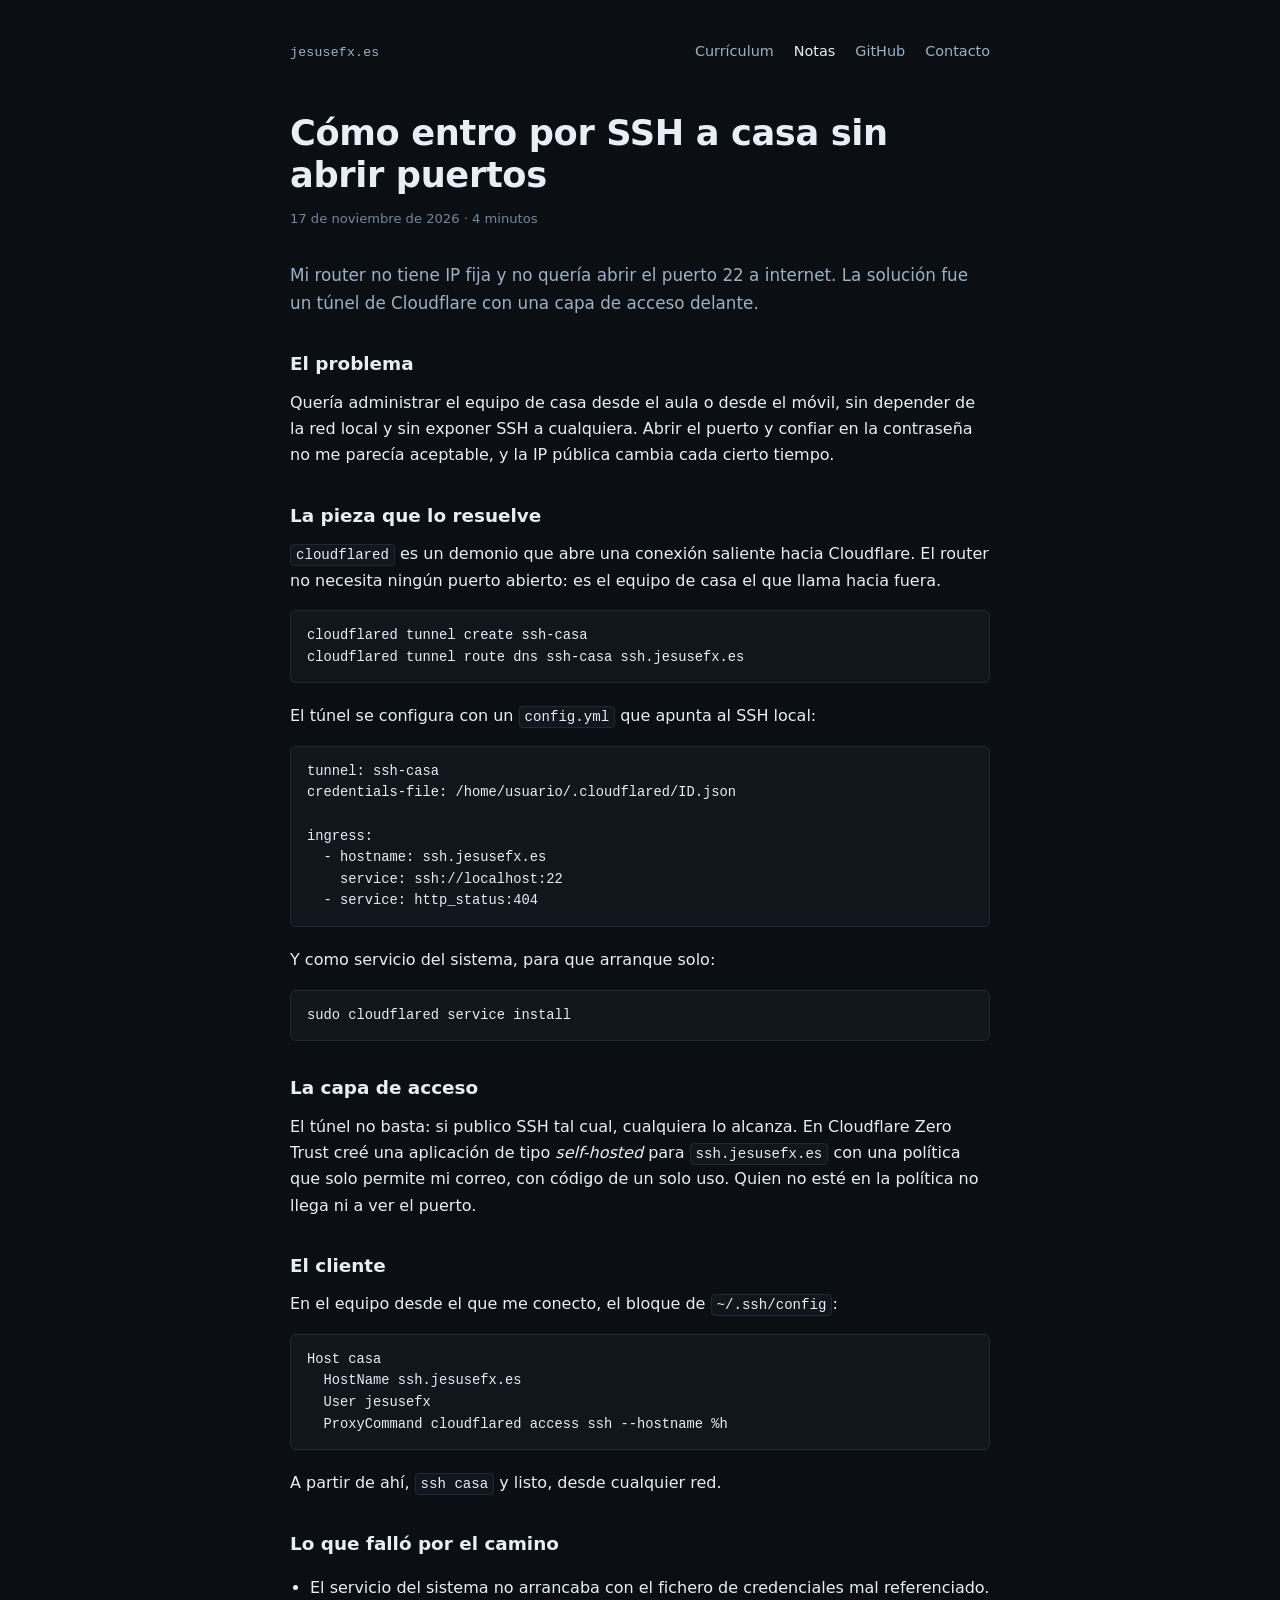
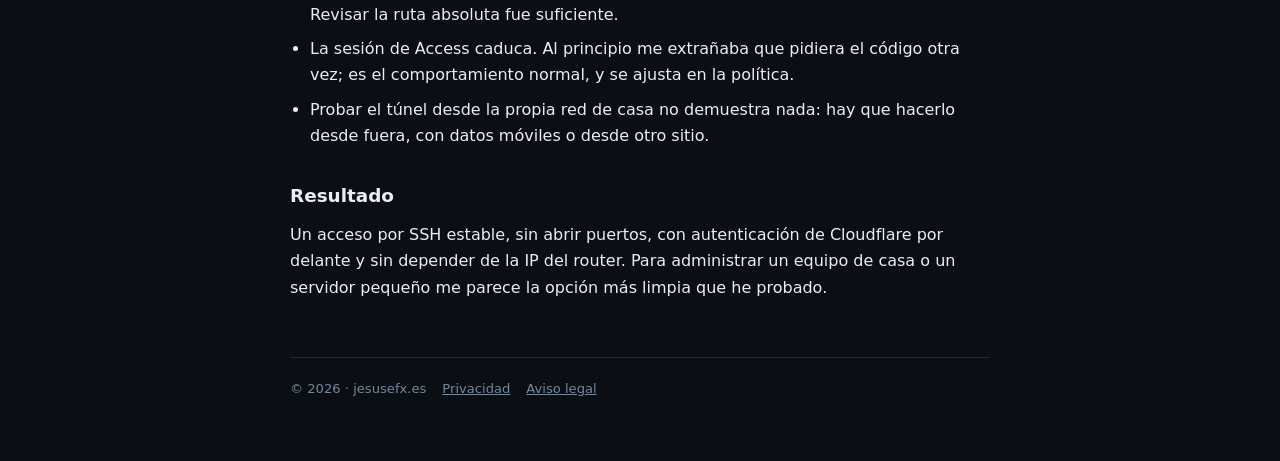
<file: notas/tunel-cloudflare-ssh.html>
<!doctype html>
<html lang="es">
<head>
<meta charset="utf-8">
<meta name="viewport" content="width=device-width, initial-scale=1">
<title>Cómo entro por SSH a casa sin abrir puertos</title>
<meta name="description" content="Montaje de un túnel de Cloudflare con Access para acceder por SSH al equipo de casa desde cualquier red, sin tocar el router.">
<link rel="canonical" href="https://jesusefx.es/notas/tunel-cloudflare-ssh">
<meta name="author" content="Jesús-Ángel Escartín García">
<meta property="og:type" content="article">
<meta property="og:site_name" content="jesusefx.es">
<meta property="og:locale" content="es_ES">
<meta property="og:url" content="https://jesusefx.es/notas/tunel-cloudflare-ssh">
<meta property="og:title" content="Notas — jesusefx.es">
<meta property="og:description" content="Artículos sobre sistemas, redes y el homelab de Jesús-Ángel Escartín García.">
<meta property="og:image" content="https://jesusefx.es/favicon-512.png">
<meta name="twitter:card" content="summary">
<link rel="icon" href="/favicon.svg" type="image/svg+xml">
<link rel="icon" href="/favicon-32.png" sizes="32x32" type="image/png">
<meta name="theme-color" content="#0b0f14">
<link rel="stylesheet" href="/estilo.css">
<style>
.meta { font-size: .82rem; color: var(--texto-3); margin-bottom: 32px; }
.entradilla { color: var(--texto-2); font-size: 1.05rem; }
.lista { display: grid; gap: 18px; margin-top: 28px; }
.entrada {
  display: block;
  padding: 18px 20px;
  border: 1px solid var(--linea);
  border-radius: 8px;
  background: var(--superficie);
  text-decoration: none;
  color: var(--texto);
}
.entrada:hover { border-color: #2b3d52; }
.entrada h2 { margin: 0 0 6px; font-size: 1.05rem; color: var(--enlace); }
.entrada p { margin: 0; color: var(--texto-2); font-size: .93rem; }
</style>
</head>
<body>
  <a class="saltar" href="#contenido">Ir al contenido</a>
  <div class="wrap">
    <header class="cabecera">
      <a class="marca" href="/">jesusefx.es</a>
      <nav>
        <a href="/cv">Currículum</a>
        <a href="/notas/" aria-current="page">Notas</a>
        <a href="https://github.com/myheroxd" target="_blank" rel="noopener">GitHub</a>
        <a href="/#contacto">Contacto</a>
      </nav>
    </header>
    <main id="contenido">
      <h1>Cómo entro por SSH a casa sin abrir puertos</h1>
      <p class="meta">17 de noviembre de 2026 · 4 minutos</p>
      <p class="entradilla">Mi router no tiene IP fija y no quería abrir el puerto 22 a internet. La solución fue un túnel de Cloudflare con una capa de acceso delante.</p>

      <h2>El problema</h2>
      <p>Quería administrar el equipo de casa desde el aula o desde el móvil, sin depender de la red local y sin exponer SSH a cualquiera. Abrir el puerto y confiar en la contraseña no me parecía aceptable, y la IP pública cambia cada cierto tiempo.</p>

      <h2>La pieza que lo resuelve</h2>
      <p><code>cloudflared</code> es un demonio que abre una conexión saliente hacia Cloudflare. El router no necesita ningún puerto abierto: es el equipo de casa el que llama hacia fuera.</p>
      <pre><code>cloudflared tunnel create ssh-casa
cloudflared tunnel route dns ssh-casa ssh.jesusefx.es</code></pre>
      <p>El túnel se configura con un <code>config.yml</code> que apunta al SSH local:</p>
      <pre><code>tunnel: ssh-casa
credentials-file: /home/usuario/.cloudflared/ID.json

ingress:
  - hostname: ssh.jesusefx.es
    service: ssh://localhost:22
  - service: http_status:404</code></pre>
      <p>Y como servicio del sistema, para que arranque solo:</p>
      <pre><code>sudo cloudflared service install</code></pre>

      <h2>La capa de acceso</h2>
      <p>El túnel no basta: si publico SSH tal cual, cualquiera lo alcanza. En Cloudflare Zero Trust creé una aplicación de tipo <em>self-hosted</em> para <code>ssh.jesusefx.es</code> con una política que solo permite mi correo, con código de un solo uso. Quien no esté en la política no llega ni a ver el puerto.</p>

      <h2>El cliente</h2>
      <p>En el equipo desde el que me conecto, el bloque de <code>~/.ssh/config</code>:</p>
      <pre><code>Host casa
  HostName ssh.jesusefx.es
  User jesusefx
  ProxyCommand cloudflared access ssh --hostname %h</code></pre>
      <p>A partir de ahí, <code>ssh casa</code> y listo, desde cualquier red.</p>

      <h2>Lo que falló por el camino</h2>
      <ul>
        <li>El servicio del sistema no arrancaba con el fichero de credenciales mal referenciado. Revisar la ruta absoluta fue suficiente.</li>
        <li>La sesión de Access caduca. Al principio me extrañaba que pidiera el código otra vez; es el comportamiento normal, y se ajusta en la política.</li>
        <li>Probar el túnel desde la propia red de casa no demuestra nada: hay que hacerlo desde fuera, con datos móviles o desde otro sitio.</li>
      </ul>

      <h2>Resultado</h2>
      <p>Un acceso por SSH estable, sin abrir puertos, con autenticación de Cloudflare por delante y sin depender de la IP del router. Para administrar un equipo de casa o un servidor pequeño me parece la opción más limpia que he probado.</p>
    </main>
    <footer>
      <span>© 2026 · jesusefx.es</span>
      <a href="/privacidad">Privacidad</a>
      <a href="/aviso-legal">Aviso legal</a>
    </footer>
  </div>
</body>
</html>
</file>
<file: estilo.css>
:root {
  color-scheme: dark;
  --fondo: #0b0f14;
  --superficie: #11161d;
  --linea: #1e2a38;
  --texto: #e8eef6;
  --texto-2: #9db0c4;
  --texto-3: #74879c;
  --enlace: #6fb1f0;
}
* { box-sizing: border-box; }
body {
  margin: 0;
  padding: 40px 24px 64px;
  background: var(--fondo);
  color: var(--texto);
  font-family: system-ui, -apple-system, "Segoe UI", Roboto, Helvetica, Arial, sans-serif;
  line-height: 1.65;
}
.wrap, .page { width: 100%; max-width: 700px; margin: 0 auto; }
.page { max-width: 760px; }
.cabecera {
  display: flex;
  justify-content: space-between;
  align-items: baseline;
  gap: 16px;
  flex-wrap: wrap;
  margin-bottom: 48px;
}
.marca {
  font-family: ui-monospace, SFMono-Regular, Menlo, Consolas, monospace;
  font-size: .82rem;
  color: var(--texto-2);
  text-decoration: none;
  letter-spacing: .02em;
}
.marca:hover { color: var(--texto); }
nav { display: flex; gap: 20px; flex-wrap: wrap; }
nav a { font-size: .9rem; color: var(--texto-2); text-decoration: none; }
nav a:hover, nav a[aria-current="page"] { color: var(--texto); }
h1 { font-size: clamp(1.7rem, 4vw, 2.2rem); line-height: 1.2; margin: 0 0 12px; letter-spacing: -.01em; }
h2 { font-size: 1.15rem; margin: 32px 0 10px; color: var(--texto); }
p { margin: 0 0 16px; }
a { color: var(--enlace); }
ul { padding-left: 20px; }
li { margin-bottom: 8px; }
code {
  font-family: ui-monospace, SFMono-Regular, Menlo, Consolas, monospace;
  font-size: .88em;
  background: var(--superficie);
  border: 1px solid var(--linea);
  border-radius: 4px;
  padding: 2px 5px;
}
pre {
  background: var(--superficie);
  border: 1px solid var(--linea);
  border-radius: 6px;
  padding: 14px 16px;
  overflow-x: auto;
  margin: 0 0 20px;
}
pre code { background: none; border: 0; padding: 0; font-size: .86rem; line-height: 1.5; }
footer {
  margin-top: 56px;
  padding-top: 20px;
  border-top: 1px solid var(--linea);
  display: flex;
  gap: 16px;
  flex-wrap: wrap;
  font-size: .82rem;
  color: var(--texto-3);
}
footer a { color: var(--texto-3); }
.saltar {
  position: absolute;
  left: -9999px;
  top: 0;
  background: var(--superficie);
  color: var(--texto);
  padding: 10px 16px;
  border-radius: 0 0 8px 0;
  z-index: 10;
  text-decoration: none;
}
.saltar:focus { left: 0; }
a:focus-visible, button:focus-visible, input:focus-visible,
textarea:focus-visible, select:focus-visible {
  outline: 2px solid var(--enlace);
  outline-offset: 2px;
}
</file>
